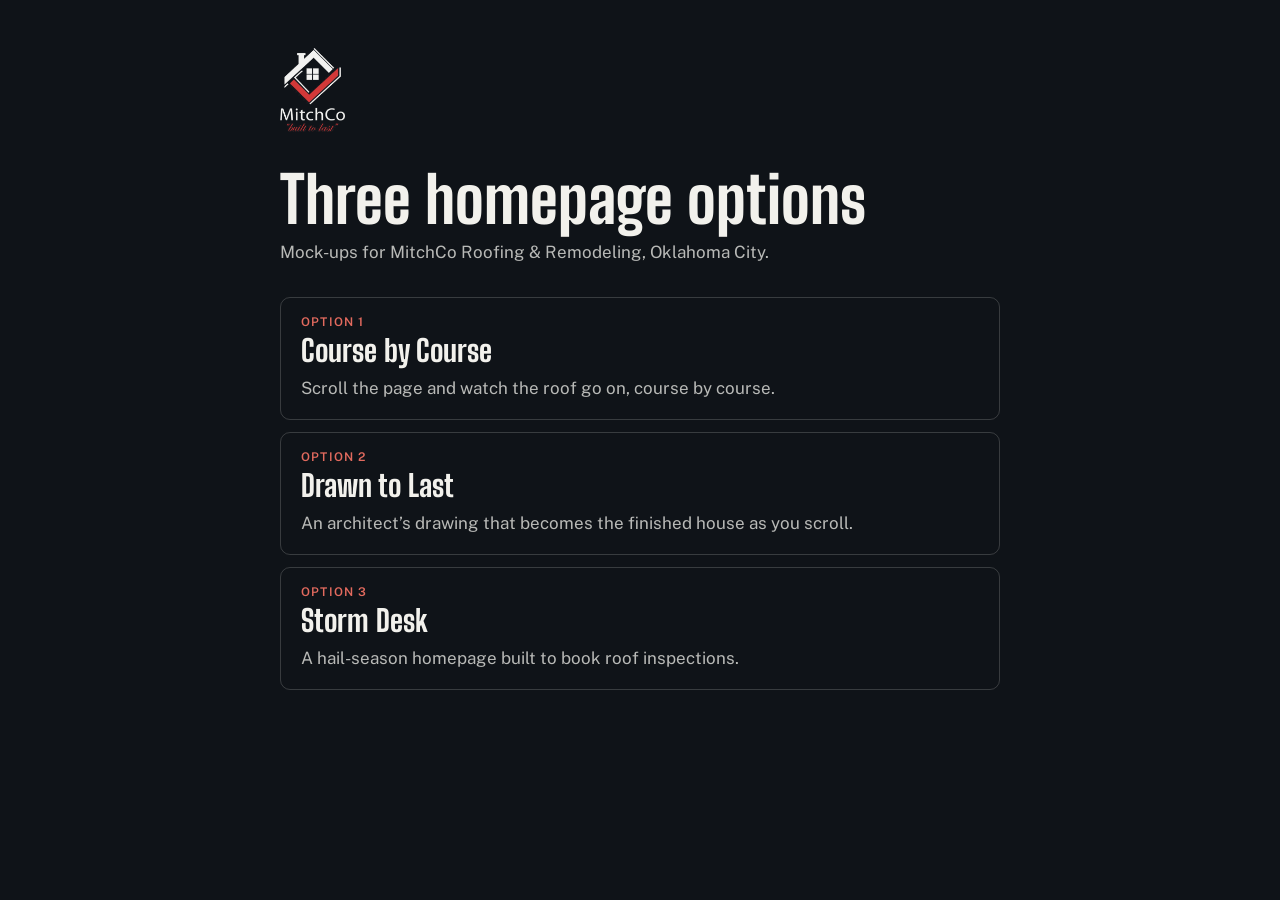
<file: index.html>
<!doctype html>
<html lang="en">
<head>
<meta charset="utf-8">
<meta name="viewport" content="width=device-width, initial-scale=1">
<meta name="robots" content="noindex, nofollow">
<title>MitchCo website mock-ups</title>
<meta property="og:title" content="MitchCo website mock-ups">
<meta property="og:image" content="https://stationonemain-source.github.io/mitchco/img/og-course-by-course.jpg">
<link rel="icon" href="img/logo-ink.png">
<link rel="stylesheet" href="https://fonts.googleapis.com/css2?family=Big+Shoulders+Display:wght@800&family=Public+Sans:wght@400;600&display=swap">
<style>
body { margin: 0; padding: 48px 20px; background: #0F1318; color: #F2F1EC; font: 400 17px/1.5 "Public Sans", system-ui, sans-serif; }
main { max-width: 720px; margin: auto; }
img { height: 84px; width: auto; }
h1 { font: 800 clamp(40px, 8vw, 64px)/1 "Big Shoulders Display", "Arial Narrow", sans-serif; margin: 28px 0 8px; }
ul { list-style: none; padding: 0; margin: 32px 0 0; display: grid; gap: 12px; }
li { border: 1px solid rgba(242, 241, 236, 0.18); border-radius: 10px; padding: 18px 20px; }
a { color: #F2F1EC; font: 800 30px/1.1 "Big Shoulders Display", "Arial Narrow", sans-serif; text-decoration: none; }
a span { display: block; font: 600 12px/1 "Public Sans", sans-serif; letter-spacing: 0.1em; text-transform: uppercase; color: #E26A5E; margin-bottom: 6px; }
a:hover { text-decoration: underline; }
p { margin: 6px 0 0; color: rgba(242, 241, 236, 0.75); }
</style>
</head>
<body>
<main>
  <img src="img/logo-white.png" alt="MitchCo, built to last">
  <h1>Three homepage options</h1>
  <p>Mock-ups for MitchCo Roofing &amp; Remodeling, Oklahoma City.</p>
  <ul><li><a href="course-by-course/"><span>Option 1</span>Course by Course</a><p>Scroll the page and watch the roof go on, course by course.</p></li><li><a href="drawn-to-last/"><span>Option 2</span>Drawn to Last</a><p>An architect’s drawing that becomes the finished house as you scroll.</p></li><li><a href="storm-desk/"><span>Option 3</span>Storm Desk</a><p>A hail-season homepage built to book roof inspections.</p></li></ul>
</main>
</body>
</html>
</file>
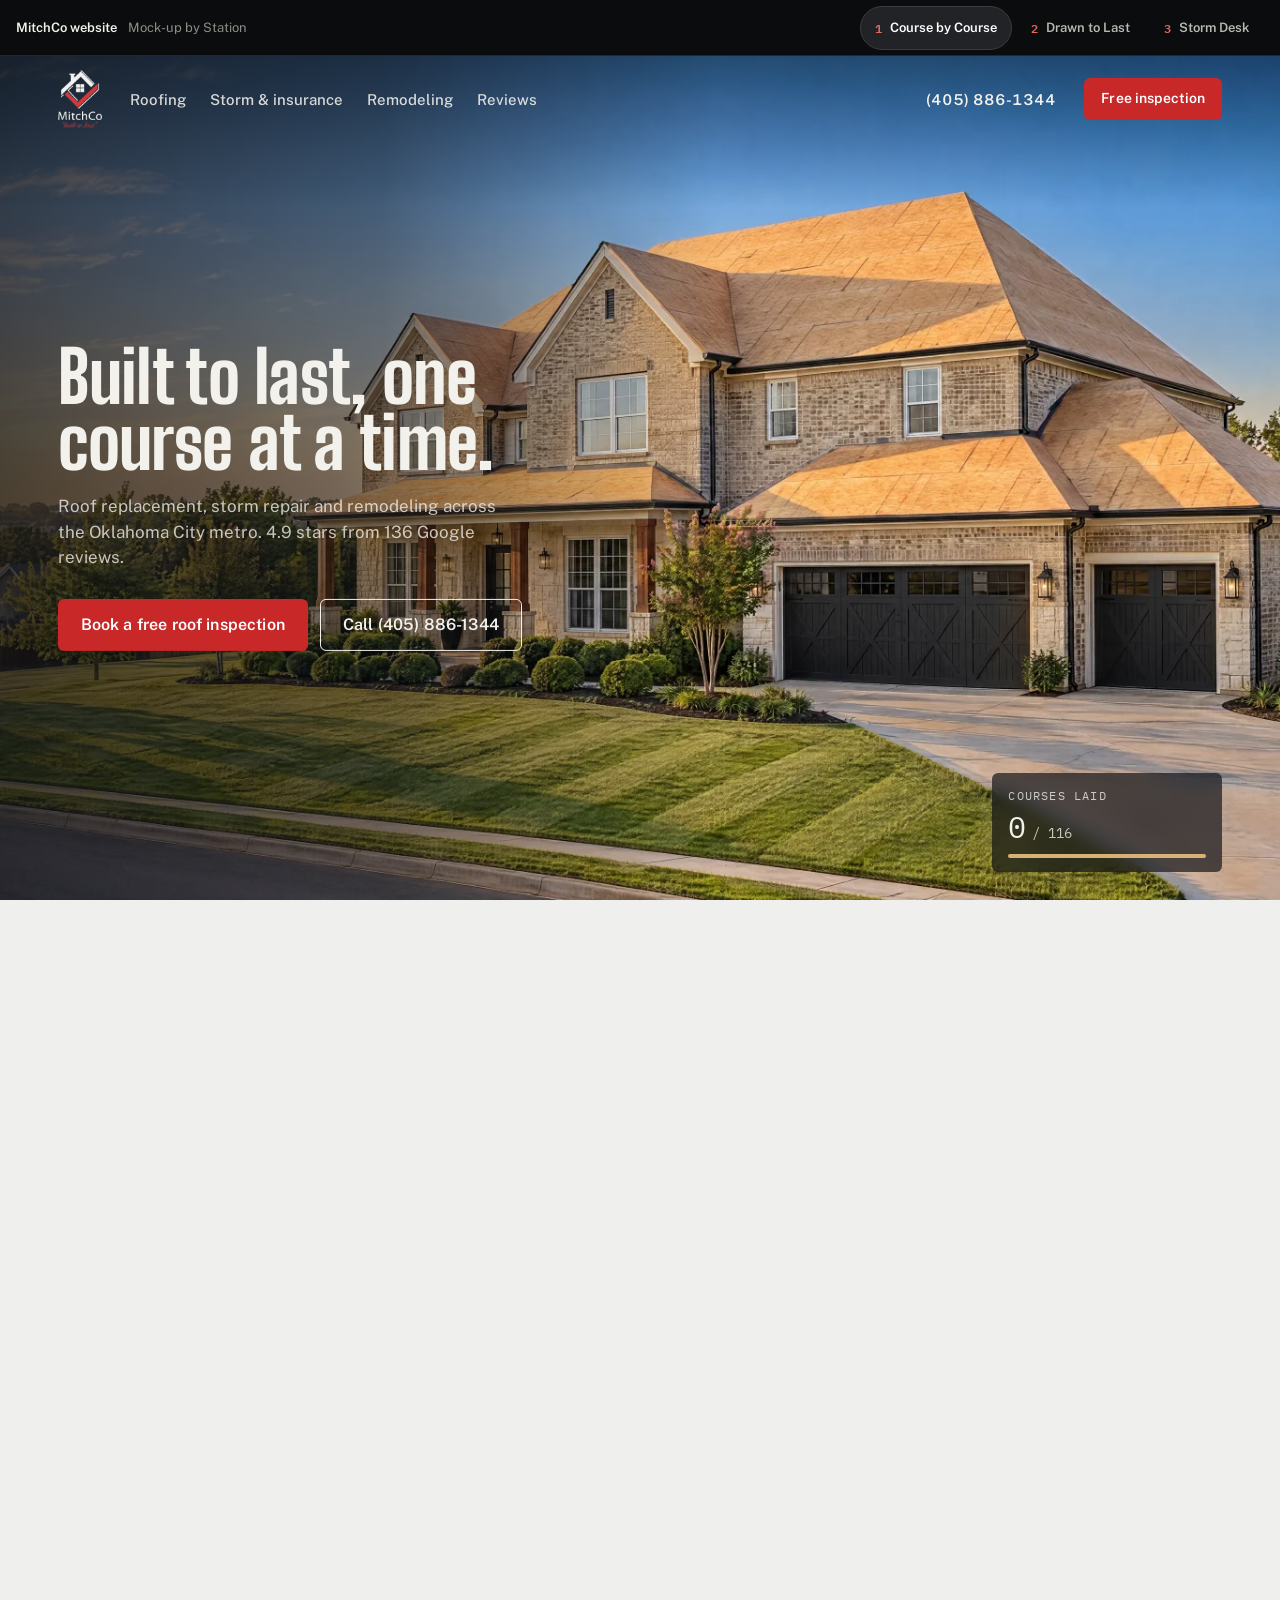
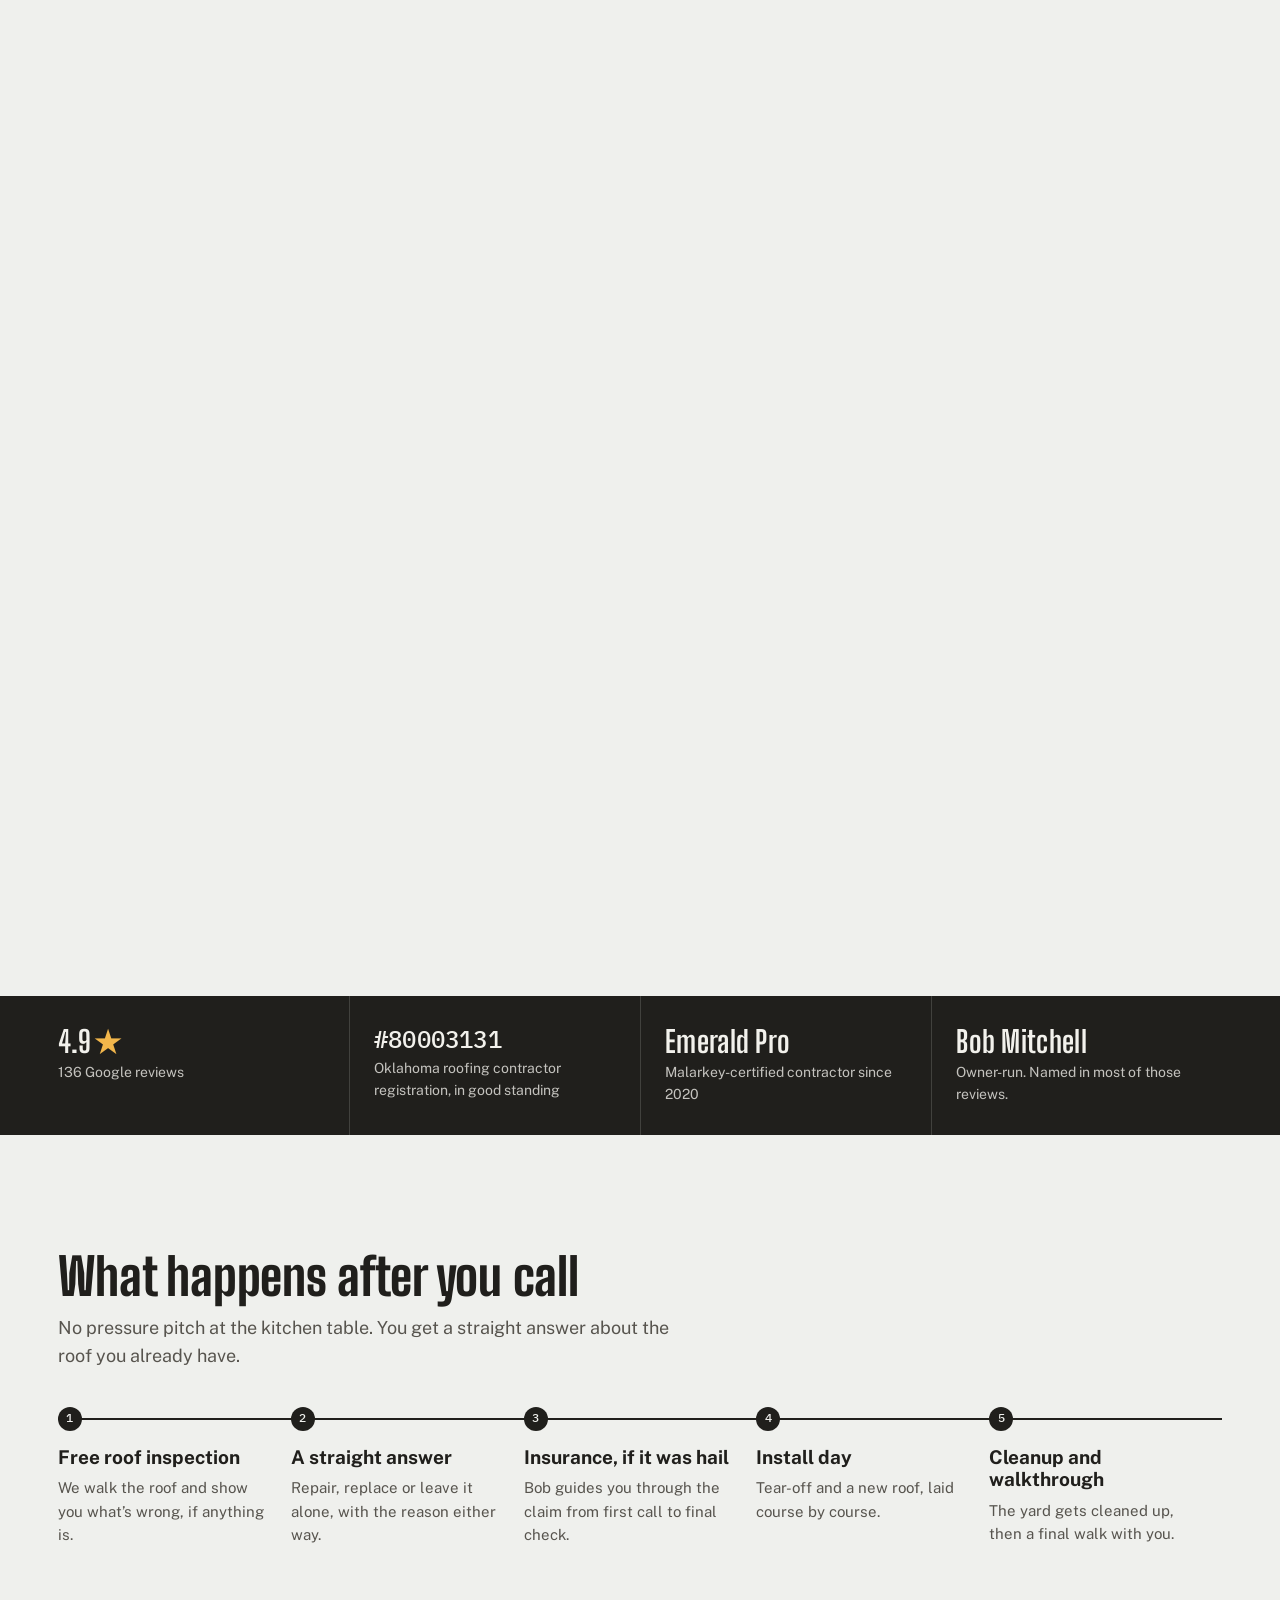
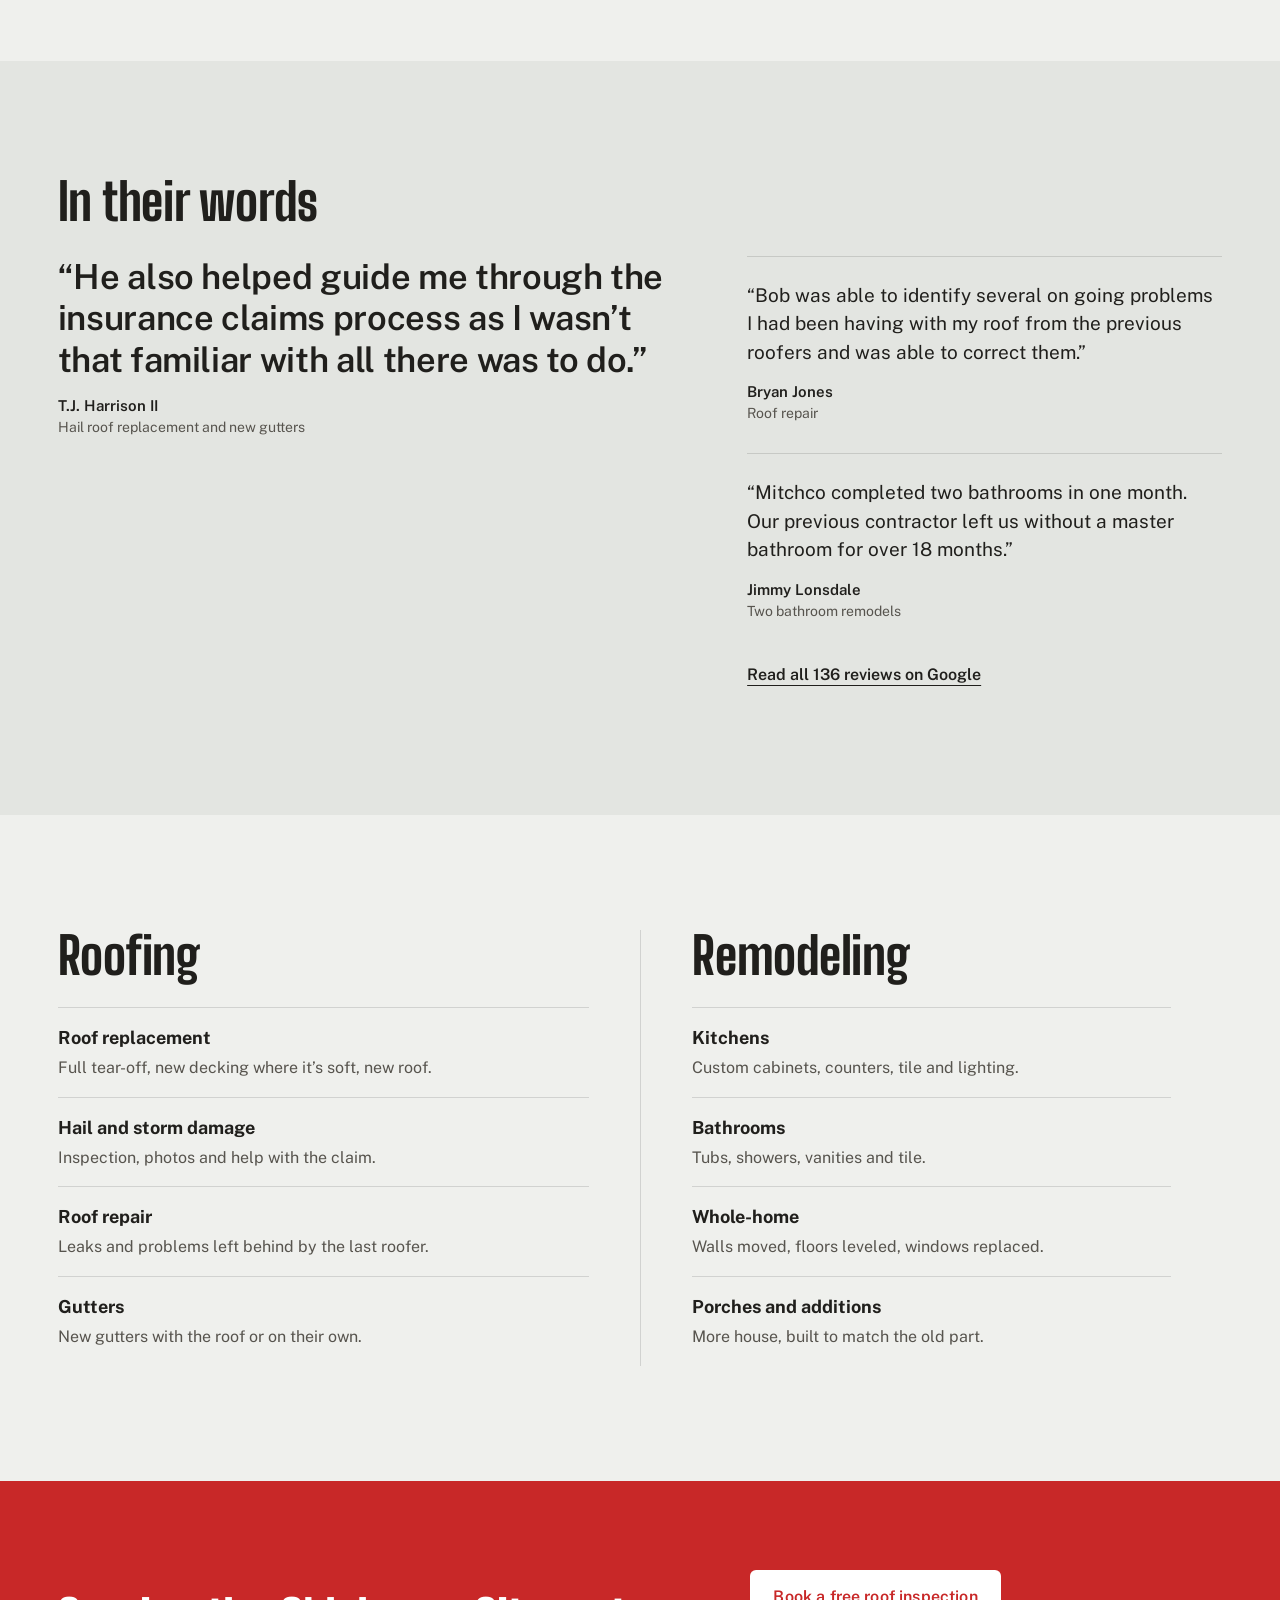
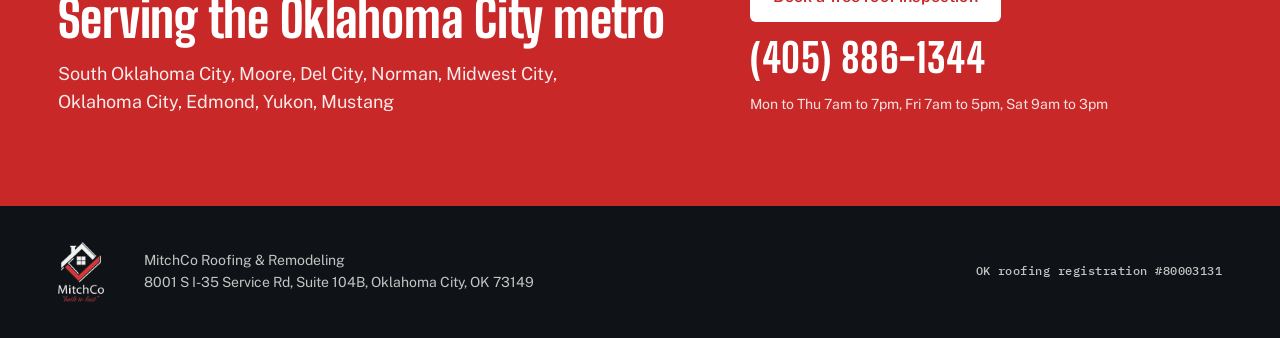
<file: course-by-course/index.html>
<!doctype html>
<html lang="en">
<head>
<meta charset="utf-8">
<meta name="viewport" content="width=device-width, initial-scale=1">
<meta name="robots" content="noindex, nofollow">
<title>MitchCo Option 1: Course by Course</title>
<meta name="description" content="Scroll the page and watch the roof go on, course by course.">
<meta property="og:title" content="MitchCo website, option 1: Course by Course">
<meta property="og:description" content="Scroll the page and watch the roof go on, course by course.">
<meta property="og:image" content="https://stationonemain-source.github.io/mitchco/img/og-course-by-course.jpg">
<meta property="og:url" content="https://stationonemain-source.github.io/mitchco/course-by-course/">
<meta name="twitter:card" content="summary_large_image">
<link rel="icon" href="../img/logo-ink.png">
<link rel="preconnect" href="https://fonts.googleapis.com">
<link rel="preconnect" href="https://fonts.gstatic.com" crossorigin>
<link rel="stylesheet" href="https://fonts.googleapis.com/css2?family=Big+Shoulders+Display:wght@600;700;800&family=IBM+Plex+Mono:wght@500&family=Public+Sans:wght@400;500;600;700&display=swap">
<link rel="stylesheet" href="../css/mock.css?v=7">
</head>
<body>
<header class="review-bar">
  <span class="review-name">MitchCo website <span class="review-sub">Mock-up by Station</span></span>
  <nav class="review-tabs" aria-label="Options"><a class="review-tab" href="../course-by-course/" aria-current="page"><span class="tab-n">1</span>Course by Course</a><a class="review-tab" href="../drawn-to-last/"><span class="tab-n">2</span>Drawn to Last</a><a class="review-tab" href="../storm-desk/"><span class="tab-n">3</span>Storm Desk</a></nav>
</header>
<!-- ============================================================
     1. COURSE BY COURSE : scroll installs the roof
     ============================================================ -->
<main id="c1" class="concept c1" data-concept aria-labelledby="tab-c1">
  <div class="site-nav on-dark">
    <a class="brand" href="./"><img src="../img/logo-white.png" alt="MitchCo, built to last" width="37" height="48"></a>
    <ul class="nav-links">
      <li><a href="#c1-services">Roofing</a></li>
      <li><a href="#c1-process">Storm &amp; insurance</a></li>
      <li><a href="#c1-services">Remodeling</a></li>
      <li><a href="#c1-reviews">Reviews</a></li>
    </ul>
    <a class="nav-phone" href="tel:+14058861344">(405) 886-1344</a>
    <a class="btn btn-red btn-sm" href="#c1-book">Free inspection</a>
  </div>

  <section id="c1-film" class="film">
    <div class="film-stage">
      <div class="film-view">
        <div class="plate-box" data-fx="0.66" data-fy="0.45">
          <img class="plate-poster" src="../img/deck-1600.webp" alt="" width="1600" height="900">
          <canvas id="c1-canvas" aria-label="A brick two-storey house whose bare wood roof is shingled as you scroll" role="img"></canvas>
          <svg class="plate-marks" viewBox="0 0 3840 2160" aria-hidden="true">
            <g class="plate-mark" data-step="1" transform="translate(1660 1150)">
              <circle r="30"/><circle r="7" class="dot"/>
              <path d="M30 -30 L120 -120 H360"/><text x="132" y="-138">EAVE, LOWER ROOFS FIRST</text>
            </g>
            <g class="plate-mark" data-step="2" transform="translate(2560 610)">
              <circle r="30"/><circle r="7" class="dot"/>
              <path d="M-30 -30 L-120 -120 H-470"/><text x="-470" y="-138">COURSES OVERLAP UPSLOPE</text>
            </g>
            <g class="plate-mark" data-step="3" transform="translate(2835 352)">
              <circle r="30"/><circle r="7" class="dot"/>
              <path d="M34 0 H300"/><text x="318" y="13">HIP AND RIDGE CAPPED</text>
            </g>
          </svg>
        </div>
      </div>
      <div class="film-scrim"></div>

      <div class="film-copy">
        <article class="film-step is-on">
          <h1>Built to last, one course at a time.</h1>
          <p class="lede">Roof replacement, storm repair and remodeling across the Oklahoma City metro. 4.9 stars from 136 Google reviews.</p>
          <div class="cta-row">
            <a class="btn btn-red" href="#c1-book"><span class="lbl-long">Book a free roof inspection</span><span class="lbl-short">Free inspection</span></a>
            <a class="btn btn-ghost" href="tel:+14058861344"><span class="lbl-long">Call (405) 886-1344</span><span class="lbl-short">Call Bob</span></a>
          </div>
        </article>
        <article class="film-step">
          <h2>It starts at the eave.</h2>
          <p class="lede">Lower roofs first. Every course overlaps the one below it, so water runs off the roof and never under it.</p>
        </article>
        <article class="film-step">
          <h2>Up the slope to the ridge.</h2>
          <p class="lede">Valleys and hips cut clean. Bob Mitchell is on site before the crew starts, so the work is laid out right the first time.</p>
        </article>
        <article class="film-step film-step-book" id="c1-book">
          <h2>Want yours done like this?</h2>
          <p class="quote">&ldquo;You wouldn&rsquo;t have known they were even there if not for the fantastic new roof.&rdquo; <span>Kimberly M., Google review</span></p>
          <form class="quick-form mock-form">
            <div class="field"><label for="c1-name">Name</label><input id="c1-name" name="name" autocomplete="name" value="Dana Whitfield"></div>
            <div class="field"><label for="c1-phone">Mobile</label><input id="c1-phone" name="phone" type="tel" autocomplete="tel" inputmode="tel" value="(405) 555-0148"></div>
            <div class="field field-wide"><label for="c1-addr">Street address</label><input id="c1-addr" name="address" autocomplete="street-address" value="1412 SW 119th St, Oklahoma City"></div>
            <button class="btn btn-red field-wide" type="submit">Book my free inspection</button>
            <p class="form-note field-wide" aria-live="polite">Example entry. Bob&rsquo;s office texts back to set a time.</p>
          </form>
        </article>
      </div>

      <div class="film-hud" aria-hidden="true">
        <div class="hud-label">Courses laid</div>
        <div class="hud-count"><span id="c1-count">0</span><span class="hud-of">/ <span id="c1-total">0</span></span></div>
        <div class="hud-meter"><span id="c1-bar"></span></div>
      </div>
    </div>
  </section>

  <section class="ledger" aria-label="Credentials">
    <div class="wrap ledger-row">
      <div class="ledger-item"><strong>4.9<span aria-hidden="true">&#9733;</span></strong><span>136 Google reviews</span></div>
      <div class="ledger-item"><strong class="mono">#80003131</strong><span>Oklahoma roofing contractor registration, in good standing</span></div>
      <div class="ledger-item"><strong>Emerald Pro</strong><span>Malarkey-certified contractor since 2020</span></div>
      <div class="ledger-item"><strong>Bob Mitchell</strong><span>Owner-run. Named in most of those reviews.</span></div>
    </div>
  </section>

  <section id="c1-process" class="process wrap">
    <div class="section-head">
      <h2>What happens after you call</h2>
      <p>No pressure pitch at the kitchen table. You get a straight answer about the roof you already have.</p>
    </div>
    <ol class="steps">
      <li><span class="step-n mono">1</span><h3>Free roof inspection</h3><p>We walk the roof and show you what&rsquo;s wrong, if anything is.</p></li>
      <li><span class="step-n mono">2</span><h3>A straight answer</h3><p>Repair, replace or leave it alone, with the reason either way.</p></li>
      <li><span class="step-n mono">3</span><h3>Insurance, if it was hail</h3><p>Bob guides you through the claim from first call to final check.</p></li>
      <li><span class="step-n mono">4</span><h3>Install day</h3><p>Tear-off and a new roof, laid course by course.</p></li>
      <li><span class="step-n mono">5</span><h3>Cleanup and walkthrough</h3><p>The yard gets cleaned up, then a final walk with you.</p></li>
    </ol>
  </section>

  <section id="c1-reviews" class="reviews">
    <div class="wrap reviews-grid">
      <h2 class="reviews-title">In their words</h2>
      <figure class="review review-lead">
        <blockquote>&ldquo;He also helped guide me through the insurance claims process as I wasn&rsquo;t that familiar with all there was to do.&rdquo;</blockquote>
        <figcaption>T.J. Harrison II <span>Hail roof replacement and new gutters</span></figcaption>
      </figure>
      <figure class="review">
        <blockquote>&ldquo;Bob was able to identify several on going problems I had been having with my roof from the previous roofers and was able to correct them.&rdquo;</blockquote>
        <figcaption>Bryan Jones <span>Roof repair</span></figcaption>
      </figure>
      <figure class="review">
        <blockquote>&ldquo;Mitchco completed two bathrooms in one month. Our previous contractor left us without a master bathroom for over 18 months.&rdquo;</blockquote>
        <figcaption>Jimmy Lonsdale <span>Two bathroom remodels</span></figcaption>
      </figure>
      <a class="text-link reviews-more" href="#c1-reviews">Read all 136 reviews on Google</a>
    </div>
  </section>

  <section id="c1-services" class="services wrap">
    <div class="svc">
      <h2>Roofing</h2>
      <ul>
        <li><strong>Roof replacement</strong> Full tear-off, new decking where it&rsquo;s soft, new roof.</li>
        <li><strong>Hail and storm damage</strong> Inspection, photos and help with the claim.</li>
        <li><strong>Roof repair</strong> Leaks and problems left behind by the last roofer.</li>
        <li><strong>Gutters</strong> New gutters with the roof or on their own.</li>
      </ul>
    </div>
    <div class="svc">
      <h2>Remodeling</h2>
      <ul>
        <li><strong>Kitchens</strong> Custom cabinets, counters, tile and lighting.</li>
        <li><strong>Bathrooms</strong> Tubs, showers, vanities and tile.</li>
        <li><strong>Whole-home</strong> Walls moved, floors leveled, windows replaced.</li>
        <li><strong>Porches and additions</strong> More house, built to match the old part.</li>
      </ul>
    </div>
  </section>

  <section class="closer">
    <div class="wrap closer-grid">
      <div>
        <h2>Serving the Oklahoma City metro</h2>
        <p class="cities">South Oklahoma City, Moore, Del City, Norman, Midwest City, Oklahoma City, Edmond, Yukon, Mustang</p>
      </div>
      <div class="closer-card">
        <a class="btn btn-red" href="#c1-book">Book a free roof inspection</a>
        <a class="closer-phone" href="tel:+14058861344">(405) 886-1344</a>
        <p>Mon to Thu 7am to 7pm, Fri 7am to 5pm, Sat 9am to 3pm</p>
      </div>
    </div>
  </section>

  <footer class="site-foot on-dark">
    <div class="wrap foot-row">
      <img src="../img/logo-white.png" alt="MitchCo, built to last" width="46" height="60">
      <p>MitchCo Roofing &amp; Remodeling<br>8001 S I-35 Service Rd, Suite 104B, Oklahoma City, OK 73149</p>
      <p class="mono">OK roofing registration #80003131</p>
    </div>
  </footer>
</main>
<script src="../js/courses.js?v=7"></script>
<script src="../js/mock.js?v=7"></script>
</body>
</html>
</file>
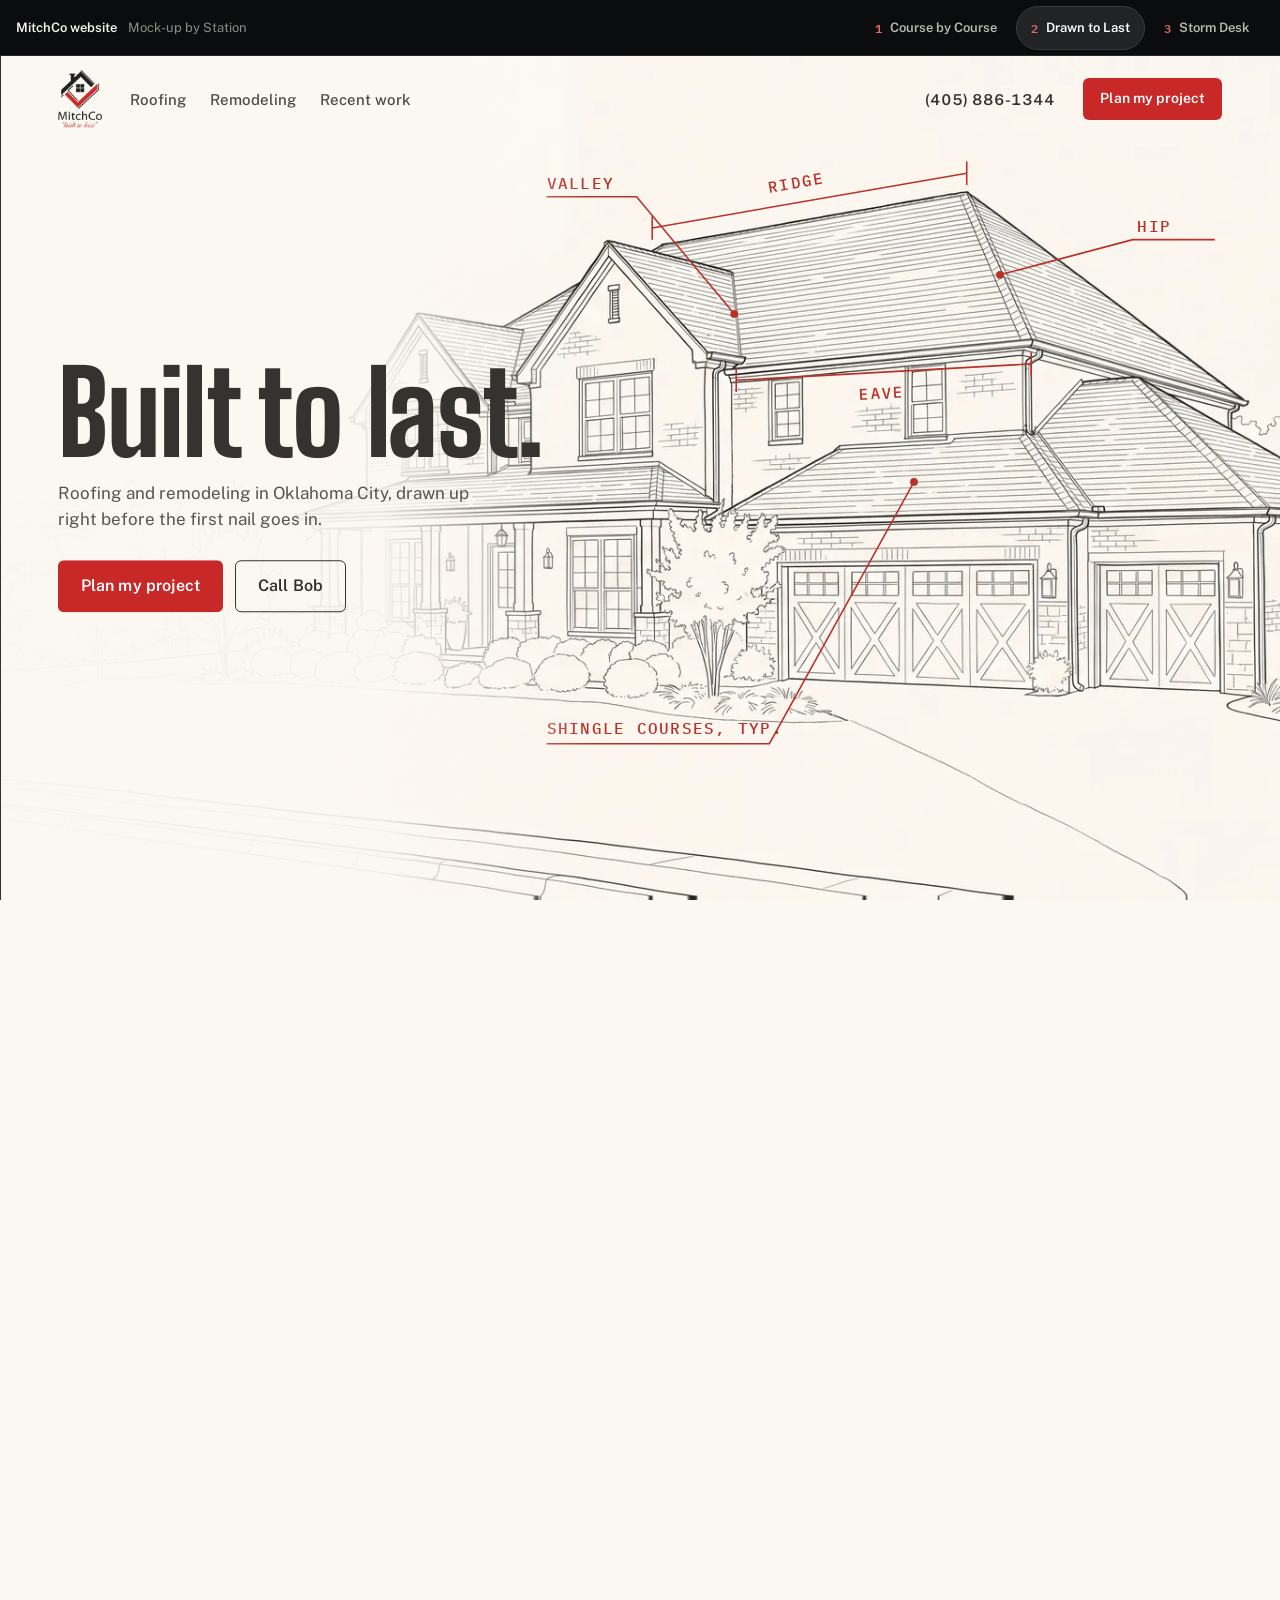
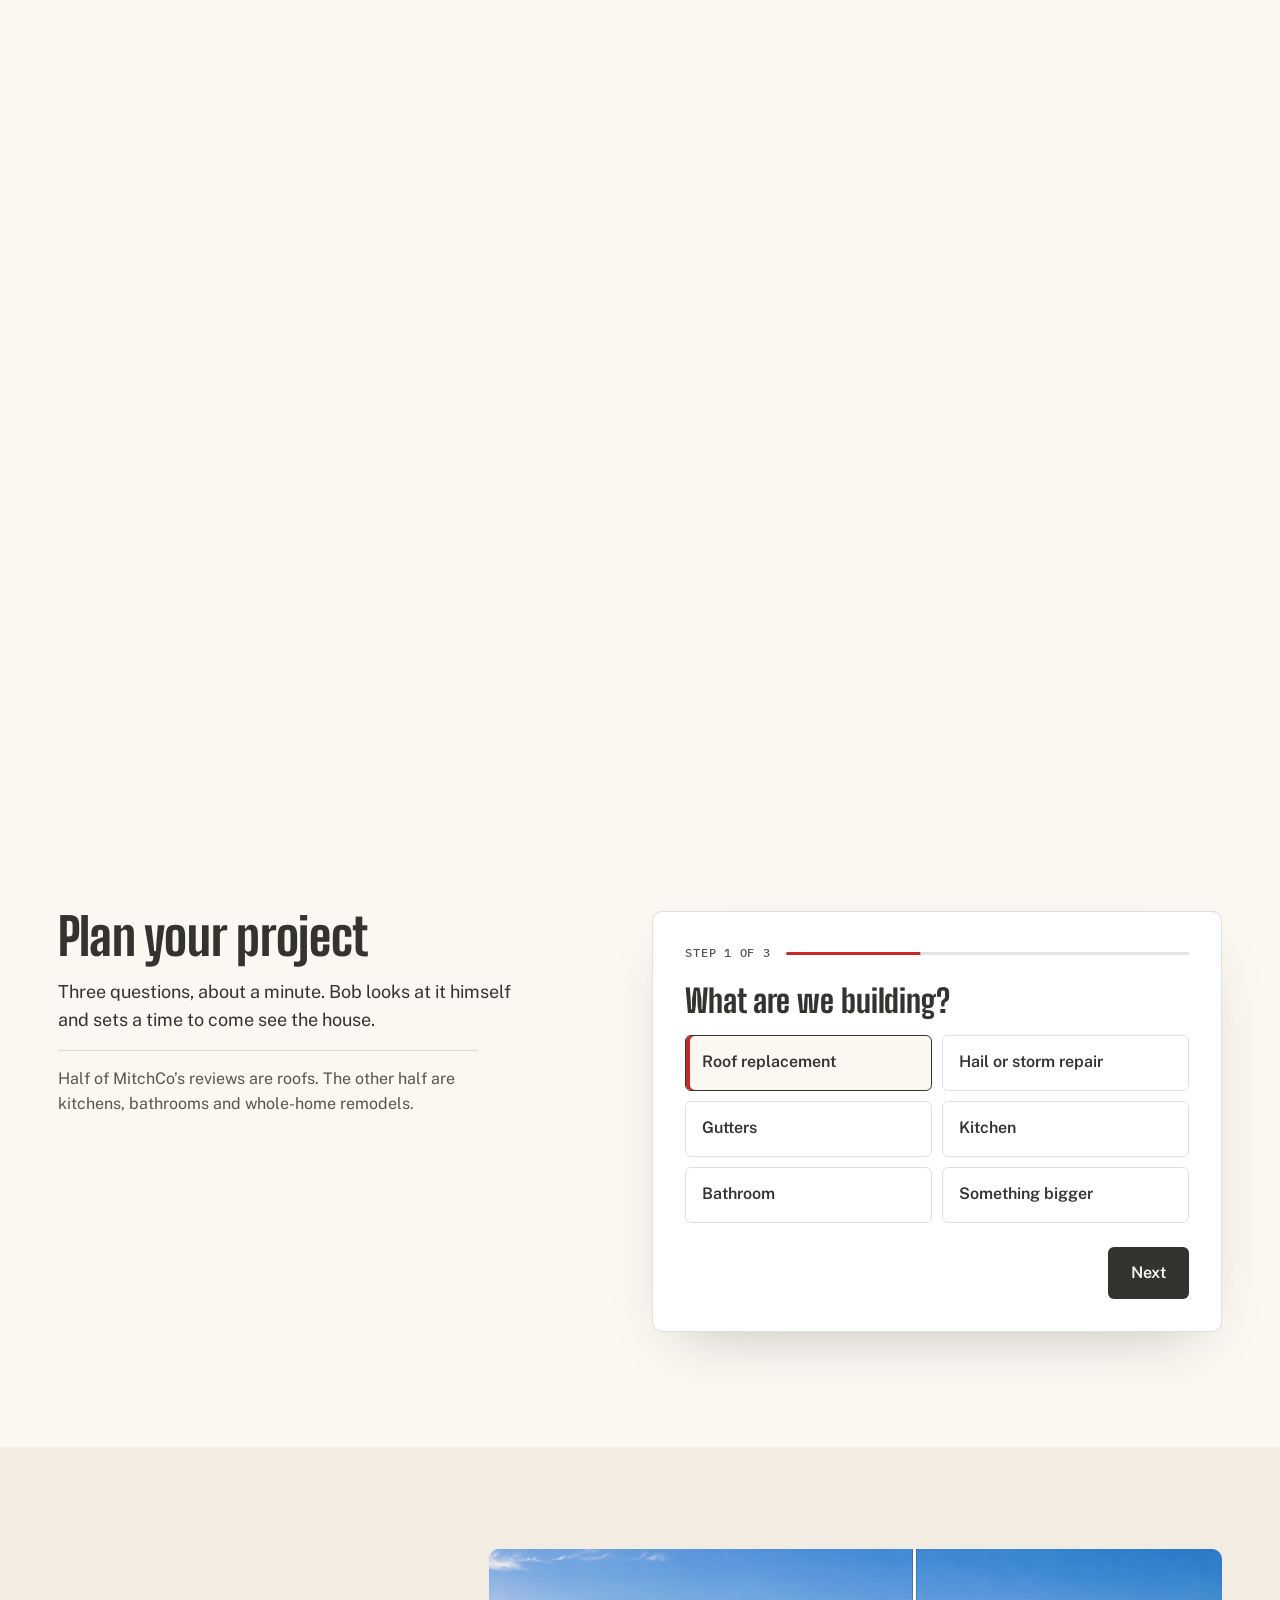
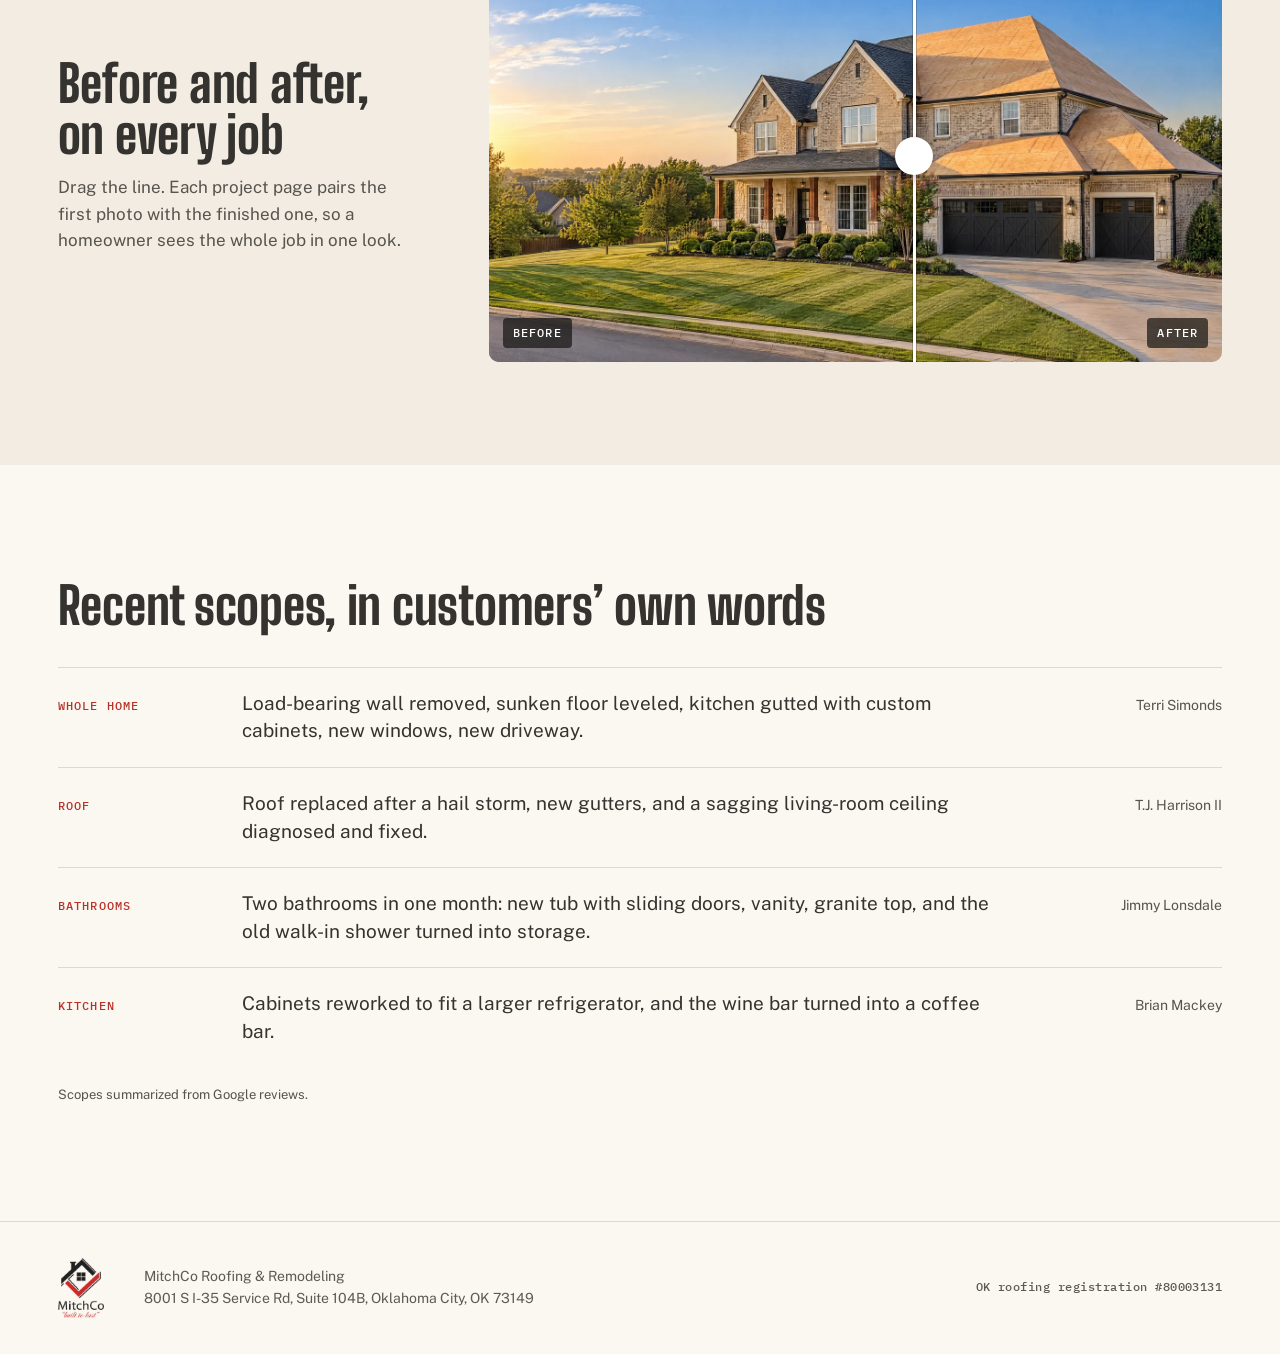
<file: drawn-to-last/index.html>
<!doctype html>
<html lang="en">
<head>
<meta charset="utf-8">
<meta name="viewport" content="width=device-width, initial-scale=1">
<meta name="robots" content="noindex, nofollow">
<title>MitchCo Option 2: Drawn to Last</title>
<meta name="description" content="An architect’s drawing that becomes the finished house as you scroll.">
<meta property="og:title" content="MitchCo website, option 2: Drawn to Last">
<meta property="og:description" content="An architect’s drawing that becomes the finished house as you scroll.">
<meta property="og:image" content="https://stationonemain-source.github.io/mitchco/img/og-drawn-to-last.jpg">
<meta property="og:url" content="https://stationonemain-source.github.io/mitchco/drawn-to-last/">
<meta name="twitter:card" content="summary_large_image">
<link rel="icon" href="../img/logo-ink.png">
<link rel="preconnect" href="https://fonts.googleapis.com">
<link rel="preconnect" href="https://fonts.gstatic.com" crossorigin>
<link rel="stylesheet" href="https://fonts.googleapis.com/css2?family=Big+Shoulders+Display:wght@600;700;800&family=IBM+Plex+Mono:wght@500&family=Public+Sans:wght@400;500;600;700&display=swap">
<link rel="stylesheet" href="../css/mock.css?v=7">
</head>
<body>
<header class="review-bar">
  <span class="review-name">MitchCo website <span class="review-sub">Mock-up by Station</span></span>
  <nav class="review-tabs" aria-label="Options"><a class="review-tab" href="../course-by-course/"><span class="tab-n">1</span>Course by Course</a><a class="review-tab" href="../drawn-to-last/" aria-current="page"><span class="tab-n">2</span>Drawn to Last</a><a class="review-tab" href="../storm-desk/"><span class="tab-n">3</span>Storm Desk</a></nav>
</header>
<!-- ============================================================
     2. DRAWN TO LAST : the drawing becomes the house
     ============================================================ -->
<main id="c2" class="concept c2" data-concept aria-labelledby="tab-c2">
  <div class="site-nav on-paper">
    <a class="brand" href="./"><img src="../img/logo-ink.png" alt="MitchCo, built to last" width="46" height="60"></a>
    <ul class="nav-links">
      <li><a href="#c2-plan">Roofing</a></li>
      <li><a href="#c2-plan">Remodeling</a></li>
      <li><a href="#c2-jobs">Recent work</a></li>
    </ul>
    <a class="nav-phone" href="tel:+14058861344">(405) 886-1344</a>
    <a class="btn btn-red btn-sm" href="#c2-plan">Plan my project</a>
  </div>

  <section id="c2-film" class="film film-short">
    <div class="film-stage">
      <div class="film-view">
        <div class="plate-box" data-fx="0.64" data-fy="0.5">
          <img src="../img/blueprint-1600.webp" srcset="../img/blueprint-1600.webp 1600w, ../img/blueprint-2560.webp 2560w" sizes="100vw" alt="An architect's ink drawing of a brick two-storey house" width="1600" height="900">
          <img id="c2-photo" class="wipe-photo" src="../img/house-1600.webp" srcset="../img/house-1600.webp 1600w, ../img/house-2560.webp 2560w" sizes="100vw" alt="The same house built, with a new charcoal shingle roof" width="1600" height="900">
          <svg id="c2-dims" class="dims" viewBox="0 0 3840 2160" aria-hidden="true">
            <g class="dim">
              <path d="M2245 830 L3000 788"/><path d="M2245 800 V860 M3000 758 V818"/>
              <text x="2560" y="880" transform="rotate(-3.2 2560 880)">EAVE</text>
            </g>
            <g class="dim">
              <path d="M2030 440 L2835 300"/><path d="M2030 410 V470 M2835 270 V330"/>
              <text x="2330" y="350" transform="rotate(-9.8 2330 350)">RIDGE</text>
            </g>
            <g class="note"><path d="M2920 560 L3260 470 H3470"/><circle cx="2920" cy="560" r="10"/><text x="3272" y="450">HIP</text></g>
            <g class="note"><path d="M2240 660 L1990 360 H1760"/><circle cx="2240" cy="660" r="10"/><text x="1760" y="340">VALLEY</text></g>
            <g class="note"><path d="M2700 1090 L2330 1760 H1760"/><circle cx="2700" cy="1090" r="10"/><text x="1760" y="1735">SHINGLE COURSES, TYP.</text></g>
            <g class="note"><path d="M3400 1195 L3470 1620 H3760"/><circle cx="3400" cy="1195" r="10"/><text x="3490" y="1597">GUTTER</text></g>
          </svg>
          <svg id="c2-dims-m" class="dims dims-m" viewBox="0 0 3840 2160" aria-hidden="true">
            <g class="dim">
              <path d="M2120 425 L2760 316"/><path d="M2120 395 V455 M2760 286 V346"/>
              <text x="2330" y="352" transform="rotate(-9.7 2330 352)">RIDGE</text>
            </g>
            <g class="note"><path d="M2238 660 L2040 400 H1830"/><circle cx="2238" cy="660" r="12"/><text x="1830" y="378">VALLEY</text></g>
            <g class="dim">
              <path d="M2270 830 L2790 801"/><path d="M2270 800 V860 M2790 771 V831"/>
              <text x="2470" y="900" transform="rotate(-3.2 2470 900)">EAVE</text>
            </g>
          </svg>
          <div id="c2-edge" class="wipe-edge" aria-hidden="true"></div>
        </div>
      </div>
      <div class="paper-scrim"></div>
      <div class="wipe-scrim"></div>
      <div class="film-copy">
        <article id="c2-copy-a" class="film-step is-on">
          <h1 class="display-xl">Built to last.</h1>
          <p class="lede">Roofing and remodeling in Oklahoma City, drawn up right before the first nail goes in.</p>
          <div class="cta-row">
            <a class="btn btn-red" href="#c2-plan">Plan my project</a>
            <a class="btn btn-ghost" href="tel:+14058861344">Call Bob</a>
          </div>
        </article>
        <article id="c2-copy-b" class="film-step">
          <h2>Then built exactly like the drawing.</h2>
          <p class="lede">One owner from the estimate to the walkthrough. 4.9 stars from 136 Google reviews.</p>
          <div class="cta-row"><a class="btn btn-red" href="#c2-plan">Plan my project</a></div>
        </article>
      </div>
    </div>
  </section>

  <section id="c2-plan" class="plan wrap">
    <div class="plan-copy">
      <h2>Plan your project</h2>
      <p>Three questions, about a minute. Bob looks at it himself and sets a time to come see the house.</p>
      <p class="plan-aside">Half of MitchCo&rsquo;s reviews are roofs. The other half are kitchens, bathrooms and whole-home remodels.</p>
    </div>
    <form class="planner" aria-label="Project planner">
      <div class="planner-top">
        <span class="planner-count mono">Step 1 of 3</span>
        <span class="planner-meter"><span></span></span>
      </div>
      <fieldset class="planner-step">
        <legend>What are we building?</legend>
        <div class="chips">
          <label class="chip"><input type="radio" name="kind" id="k-roof" value="roof" checked><span>Roof replacement</span></label>
          <label class="chip"><input type="radio" name="kind" id="k-hail" value="hail"><span>Hail or storm repair</span></label>
          <label class="chip"><input type="radio" name="kind" id="k-gutter" value="gutters"><span>Gutters</span></label>
          <label class="chip"><input type="radio" name="kind" id="k-kitchen" value="kitchen"><span>Kitchen</span></label>
          <label class="chip"><input type="radio" name="kind" id="k-bath" value="bath"><span>Bathroom</span></label>
          <label class="chip"><input type="radio" name="kind" id="k-big" value="bigger"><span>Something bigger</span></label>
        </div>
        <div class="planner-nav"><button class="btn btn-ink" type="button" data-next>Next</button></div>
      </fieldset>
      <fieldset class="planner-step" hidden>
        <legend>When do you want it done?</legend>
        <div class="chips chips-stack">
          <label class="chip"><input type="radio" name="when" id="w-now" value="now" checked><span>As soon as possible</span></label>
          <label class="chip"><input type="radio" name="when" id="w-months" value="months"><span>In the next few months</span></label>
          <label class="chip"><input type="radio" name="when" id="w-price" value="price"><span>Just getting a price</span></label>
        </div>
        <div class="planner-nav"><button class="btn btn-quiet" type="button" data-back>Back</button><button class="btn btn-ink" type="button" data-next>Next</button></div>
      </fieldset>
      <fieldset class="planner-step" hidden>
        <legend>Where should Bob come look?</legend>
        <div class="field"><label for="c2-name">Name</label><input id="c2-name" name="name" autocomplete="name"></div>
        <div class="field"><label for="c2-phone">Mobile</label><input id="c2-phone" name="phone" type="tel" inputmode="tel" autocomplete="tel"></div>
        <div class="field"><label for="c2-addr">Street address</label><input id="c2-addr" name="address" autocomplete="street-address"></div>
        <div class="planner-nav"><button class="btn btn-quiet" type="button" data-back>Back</button><button class="btn btn-red" type="submit">Send to Bob</button></div>
      </fieldset>
      <div class="planner-done" hidden>
        <h3>Mock-up only. Nothing was sent.</h3>
        <p>On the live site this lands in Bob&rsquo;s booking calendar with the project type and timing already filled in.</p>
      </div>
    </form>
  </section>

  <section class="compare-section">
    <div class="wrap compare-wrap">
      <div class="compare-copy">
        <h2>Before and after, on every job</h2>
        <p>Drag the line. Each project page pairs the first photo with the finished one, so a homeowner sees the whole job in one look.</p>
      </div>
      <div class="compare">
        <img src="../img/deck-1600.webp" alt="Before: bare wood decking" width="1600" height="900">
        <img class="compare-top" src="../img/house-1600.webp" alt="After: finished shingle roof" width="1600" height="900">
        <span class="compare-handle" aria-hidden="true"></span>
        <span class="compare-tag tag-before mono" aria-hidden="true">Before</span>
        <span class="compare-tag tag-after mono" aria-hidden="true">After</span>
        <label class="sr-only" for="c2-compare">Compare before and after</label>
        <input id="c2-compare" type="range" min="0" max="100" value="58">
      </div>
    </div>
  </section>

  <section id="c2-jobs" class="jobs wrap">
    <h2>Recent scopes, in customers&rsquo; own words</h2>
    <ul class="job-list">
      <li>
        <span class="job-kind mono">Whole home</span>
        <p>Load-bearing wall removed, sunken floor leveled, kitchen gutted with custom cabinets, new windows, new driveway.</p>
        <span class="job-who">Terri Simonds</span>
      </li>
      <li>
        <span class="job-kind mono">Roof</span>
        <p>Roof replaced after a hail storm, new gutters, and a sagging living-room ceiling diagnosed and fixed.</p>
        <span class="job-who">T.J. Harrison II</span>
      </li>
      <li>
        <span class="job-kind mono">Bathrooms</span>
        <p>Two bathrooms in one month: new tub with sliding doors, vanity, granite top, and the old walk-in shower turned into storage.</p>
        <span class="job-who">Jimmy Lonsdale</span>
      </li>
      <li>
        <span class="job-kind mono">Kitchen</span>
        <p>Cabinets reworked to fit a larger refrigerator, and the wine bar turned into a coffee bar.</p>
        <span class="job-who">Brian Mackey</span>
      </li>
    </ul>
    <p class="jobs-source">Scopes summarized from Google reviews.</p>
  </section>

  <footer class="site-foot on-paper">
    <div class="wrap foot-row">
      <img src="../img/logo-ink.png" alt="MitchCo, built to last" width="46" height="60">
      <p>MitchCo Roofing &amp; Remodeling<br>8001 S I-35 Service Rd, Suite 104B, Oklahoma City, OK 73149</p>
      <p class="mono">OK roofing registration #80003131</p>
    </div>
  </footer>
</main>
<script src="../js/courses.js?v=7"></script>
<script src="../js/mock.js?v=7"></script>
</body>
</html>
</file>
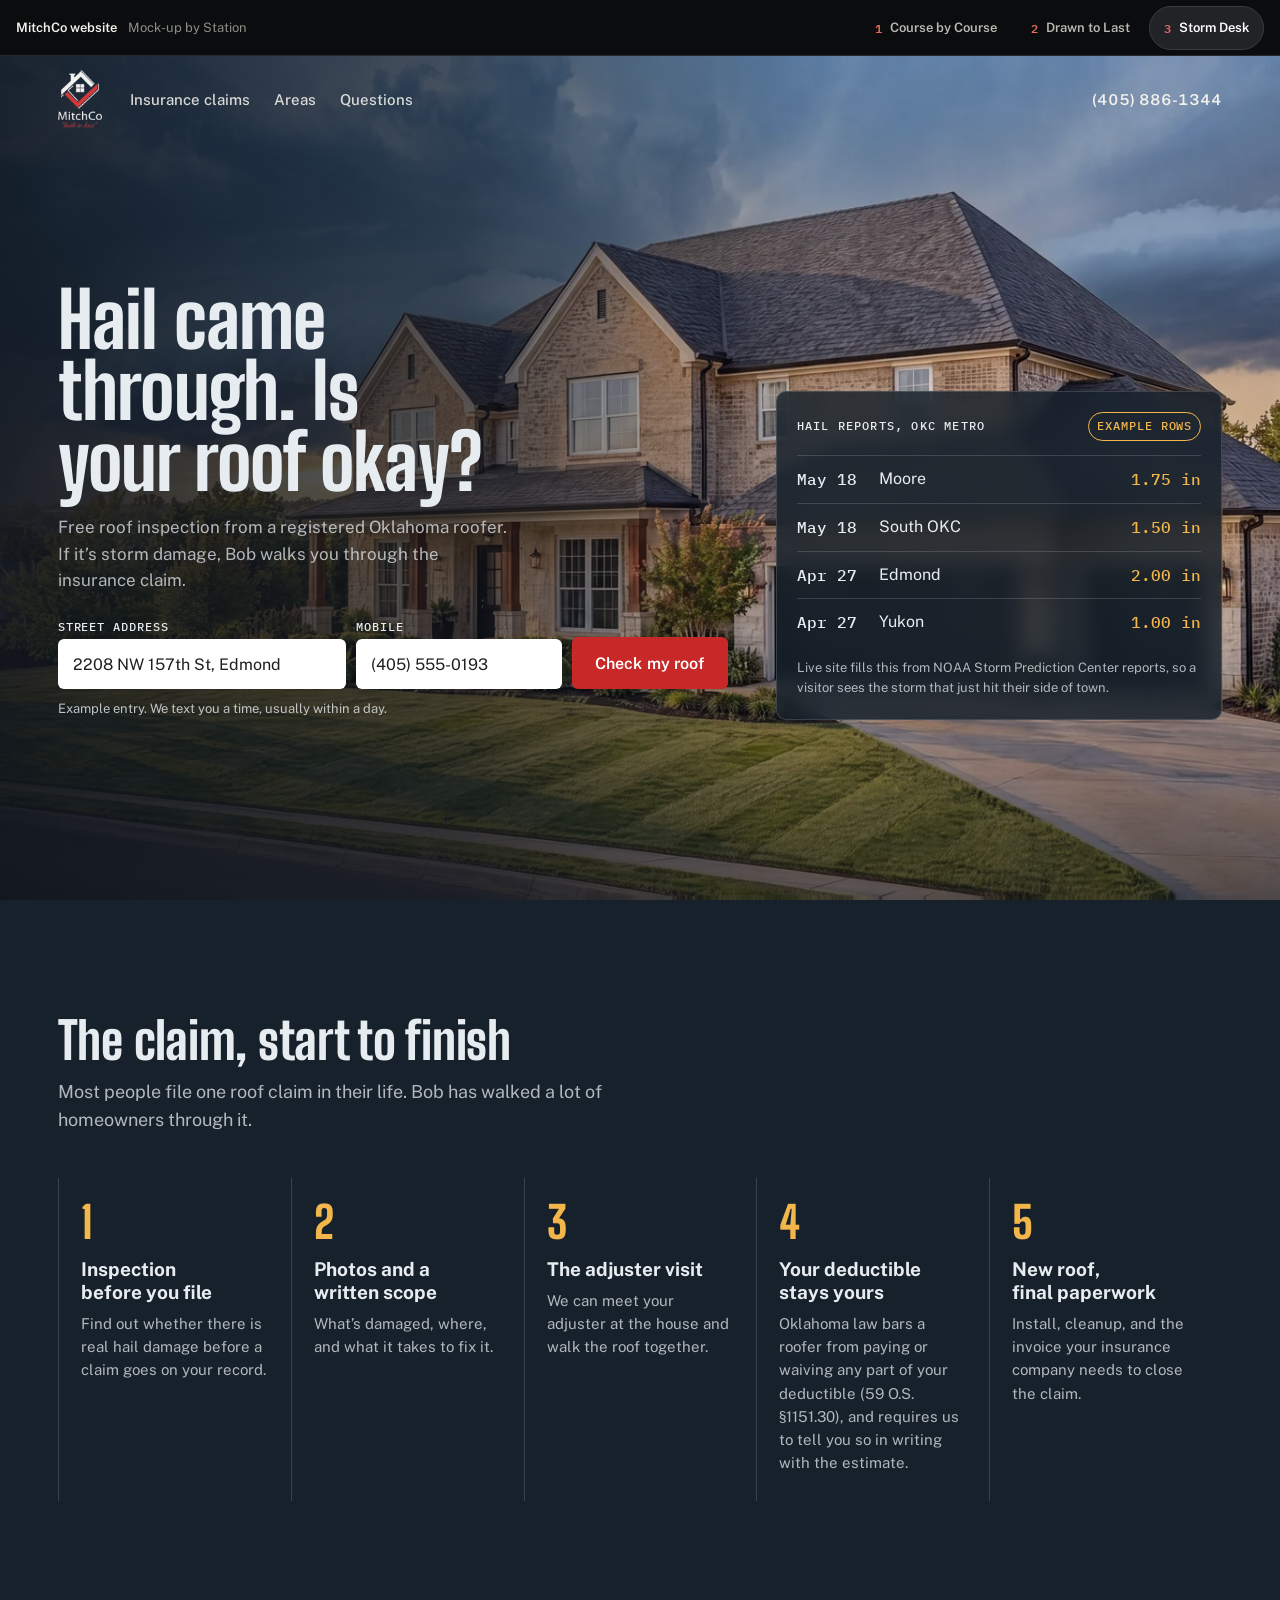
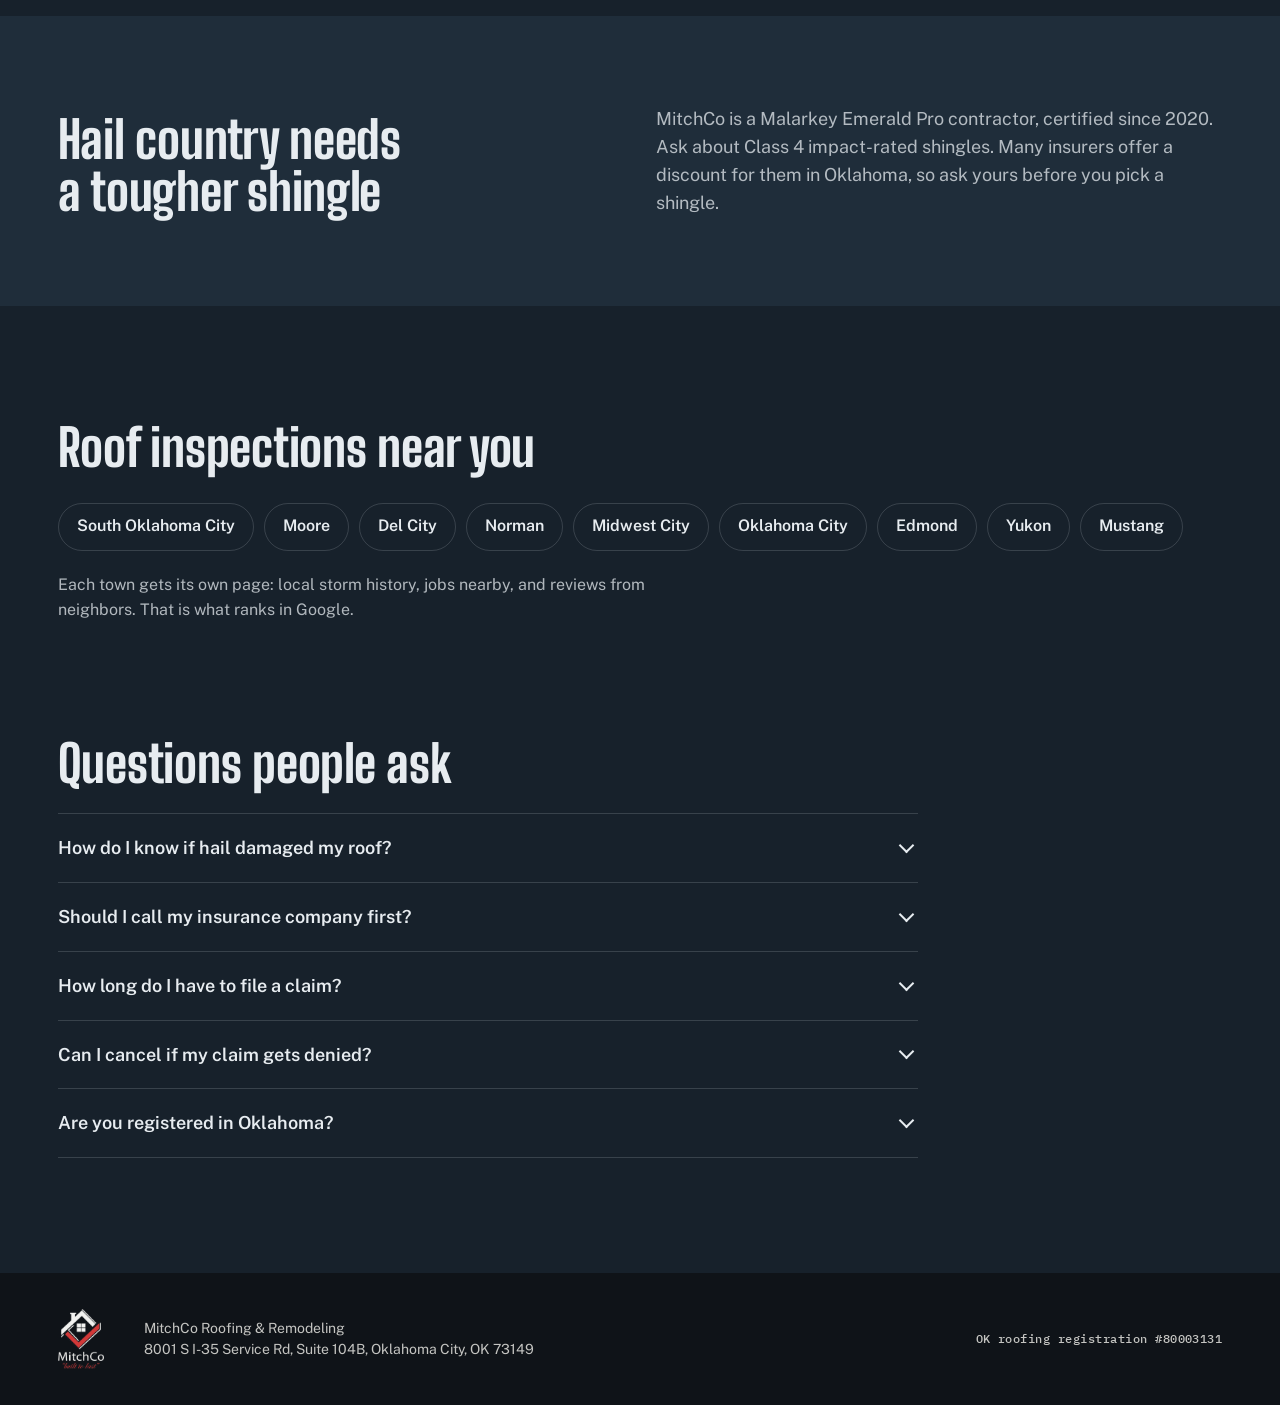
<file: storm-desk/index.html>
<!doctype html>
<html lang="en">
<head>
<meta charset="utf-8">
<meta name="viewport" content="width=device-width, initial-scale=1">
<meta name="robots" content="noindex, nofollow">
<title>MitchCo Option 3: Storm Desk</title>
<meta name="description" content="A hail-season homepage built to book roof inspections.">
<meta property="og:title" content="MitchCo website, option 3: Storm Desk">
<meta property="og:description" content="A hail-season homepage built to book roof inspections.">
<meta property="og:image" content="https://stationonemain-source.github.io/mitchco/img/og-storm-desk.jpg">
<meta property="og:url" content="https://stationonemain-source.github.io/mitchco/storm-desk/">
<meta name="twitter:card" content="summary_large_image">
<link rel="icon" href="../img/logo-ink.png">
<link rel="preconnect" href="https://fonts.googleapis.com">
<link rel="preconnect" href="https://fonts.gstatic.com" crossorigin>
<link rel="stylesheet" href="https://fonts.googleapis.com/css2?family=Big+Shoulders+Display:wght@600;700;800&family=IBM+Plex+Mono:wght@500&family=Public+Sans:wght@400;500;600;700&display=swap">
<link rel="stylesheet" href="../css/mock.css?v=7">
</head>
<body>
<header class="review-bar">
  <span class="review-name">MitchCo website <span class="review-sub">Mock-up by Station</span></span>
  <nav class="review-tabs" aria-label="Options"><a class="review-tab" href="../course-by-course/"><span class="tab-n">1</span>Course by Course</a><a class="review-tab" href="../drawn-to-last/"><span class="tab-n">2</span>Drawn to Last</a><a class="review-tab" href="../storm-desk/" aria-current="page"><span class="tab-n">3</span>Storm Desk</a></nav>
</header>
<!-- ============================================================
     3. STORM DESK : hail season conversion page
     ============================================================ -->
<main id="c3" class="concept c3" data-concept aria-labelledby="tab-c3">
  <div class="site-nav on-dark">
    <a class="brand" href="./"><img src="../img/logo-white.png" alt="MitchCo, built to last" width="37" height="48"></a>
    <ul class="nav-links">
      <li><a href="#c3-claim">Insurance claims</a></li>
      <li><a href="#c3-areas">Areas</a></li>
      <li><a href="#c3-faq">Questions</a></li>
    </ul>
    <a class="nav-phone" href="tel:+14058861344">(405) 886-1344</a>
  </div>

  <section id="c3-hero" class="storm-hero">
    <div class="storm-view">
      <div class="plate-box" data-fx="0.7" data-fy="0.4">
        <img src="../img/house-1600.webp" srcset="../img/house-1600.webp 1600w, ../img/house-2560.webp 2560w" sizes="100vw" alt="" width="1600" height="900">
        <img id="c3-storm" src="../img/storm-1600.webp" srcset="../img/storm-1600.webp 1600w, ../img/storm-2560.webp 2560w" sizes="100vw" alt="A supercell storm building behind a brick house" width="1600" height="900">
      </div>
    </div>
    <div class="storm-scrim"></div>
    <div class="wrap storm-grid">
      <div class="storm-copy">
        <h1>Hail came through. Is your roof okay?</h1>
        <p class="lede">Free roof inspection from a registered Oklahoma roofer. If it&rsquo;s storm damage, Bob walks you through the insurance claim.</p>
        <form class="storm-form mock-form">
          <div class="field"><label for="c3-addr">Street address</label><input id="c3-addr" name="address" autocomplete="street-address" value="2208 NW 157th St, Edmond"></div>
          <div class="field"><label for="c3-phone">Mobile</label><input id="c3-phone" name="phone" type="tel" inputmode="tel" autocomplete="tel" value="(405) 555-0193"></div>
          <button class="btn btn-red" type="submit">Check my roof</button>
          <p class="form-note" aria-live="polite">Example entry. We text you a time, usually within a day.</p>
        </form>
      </div>
      <aside class="storm-log" aria-label="Storm reports">
        <div class="log-head">
          <h2 class="mono">Hail reports, OKC metro</h2>
          <span class="log-flag mono">Example rows</span>
        </div>
        <ol class="log-rows">
          <li><span class="mono">May 18</span><span>Moore</span><span class="mono">1.75 in</span></li>
          <li><span class="mono">May 18</span><span>South OKC</span><span class="mono">1.50 in</span></li>
          <li><span class="mono">Apr 27</span><span>Edmond</span><span class="mono">2.00 in</span></li>
          <li><span class="mono">Apr 27</span><span>Yukon</span><span class="mono">1.00 in</span></li>
        </ol>
        <p class="log-foot">Live site fills this from NOAA Storm Prediction Center reports, so a visitor sees the storm that just hit their side of town.</p>
      </aside>
    </div>
  </section>

  <section id="c3-claim" class="claim wrap">
    <div class="section-head">
      <h2>The claim, start to finish</h2>
      <p>Most people file one roof claim in their life. Bob has walked a lot of homeowners through it.</p>
    </div>
    <ol class="claim-steps">
      <li><h3>Inspection before you file</h3><p>Find out whether there is real hail damage before a claim goes on your record.</p></li>
      <li><h3>Photos and a written scope</h3><p>What&rsquo;s damaged, where, and what it takes to fix it.</p></li>
      <li><h3>The adjuster visit</h3><p>We can meet your adjuster at the house and walk the roof together.</p></li>
      <li><h3>Your deductible stays yours</h3><p>Oklahoma law bars a roofer from paying or waiving any part of your deductible (59 O.S. &sect;1151.30), and requires us to tell you so in writing with the estimate.</p></li>
      <li><h3>New roof, final paperwork</h3><p>Install, cleanup, and the invoice your insurance company needs to close the claim.</p></li>
    </ol>
  </section>

  <section class="shingle-note">
    <div class="wrap shingle-grid">
      <h2>Hail country needs a tougher shingle</h2>
      <p>MitchCo is a Malarkey Emerald Pro contractor, certified since 2020. Ask about Class 4 impact-rated shingles. Many insurers offer a discount for them in Oklahoma, so ask yours before you pick a shingle.</p>
    </div>
  </section>

  <section id="c3-areas" class="areas wrap">
    <h2>Roof inspections near you</h2>
    <ul class="area-list">
      <li><a href="#c3-areas">South Oklahoma City</a></li>
      <li><a href="#c3-areas">Moore</a></li>
      <li><a href="#c3-areas">Del City</a></li>
      <li><a href="#c3-areas">Norman</a></li>
      <li><a href="#c3-areas">Midwest City</a></li>
      <li><a href="#c3-areas">Oklahoma City</a></li>
      <li><a href="#c3-areas">Edmond</a></li>
      <li><a href="#c3-areas">Yukon</a></li>
      <li><a href="#c3-areas">Mustang</a></li>
    </ul>
    <p class="areas-note">Each town gets its own page: local storm history, jobs nearby, and reviews from neighbors. That is what ranks in Google.</p>
  </section>

  <section id="c3-faq" class="faq wrap">
    <h2>Questions people ask</h2>
    <details><summary>How do I know if hail damaged my roof?</summary><p>Dents on gutters, downspouts and the mailbox are the first sign. On the roof, hail knocks granules loose and bruises the shingle. An inspection tells you for sure, and it&rsquo;s free.</p></details>
    <details><summary>Should I call my insurance company first?</summary><p>Get the roof inspected first. If there&rsquo;s no real damage, you haven&rsquo;t opened a claim for nothing.</p></details>
    <details><summary>How long do I have to file a claim?</summary><p>For hail damage you can&rsquo;t see without an inspection, Oklahoma requires policies to allow a claim up to 24 months after the storm (36 O.S. &sect;1250.5). Damage you can see follows your policy&rsquo;s own deadline, so check it.</p></details>
    <details><summary>Can I cancel if my claim gets denied?</summary><p>Yes. If a roofing contract is paid from an insurance claim, Oklahoma lets you cancel within 72 hours of written notice that the claim was denied (59 O.S. &sect;1151.21).</p></details>
    <details><summary>Are you registered in Oklahoma?</summary><p>Yes. Oklahoma roofing contractor registration #80003131, in good standing with the Construction Industries Board.</p></details>
  </section>

  <footer class="site-foot on-dark">
    <div class="wrap foot-row">
      <img src="../img/logo-white.png" alt="MitchCo, built to last" width="46" height="60">
      <p>MitchCo Roofing &amp; Remodeling<br>8001 S I-35 Service Rd, Suite 104B, Oklahoma City, OK 73149</p>
      <p class="mono">OK roofing registration #80003131</p>
    </div>
  </footer>

  <div class="call-bar">
    <a class="btn btn-ghost" href="tel:+14058861344">Call Bob</a>
    <a class="btn btn-red" href="#c3-hero">Free inspection</a>
  </div>
</main>
<script src="../js/courses.js?v=7"></script>
<script src="../js/mock.js?v=7"></script>
</body>
</html>
</file>
<file: css/mock.css>
/* MitchCo mock-ups. One brand (charcoal + MitchCo red), three worlds:
   dusk film (1), drafting paper (2), storm (3). Each world paints its own ground,
   so the page is deliberately single-theme per concept. */
:root {
  --ink: #201F1C;
  --ink-soft: #57544E;
  --chalk: #EFF0ED;
  --chalk-2: #E3E5E1;
  --line: rgba(32, 31, 28, 0.14);
  --red: #C82828;
  --red-hover: #A81F1F;
  --osb: #D8B176;
  --dusk: #0F1318;
  --on-dark: #F2F1EC;
  --on-dark-soft: rgba(242, 241, 236, 0.78);
  --paper: #FBF7F1;
  --pencil: #34332F;
  --redline: #B8322A;
  --storm: #17212B;
  --storm-2: #1F2D3A;
  --hail: #E7ECF0;
  --hail-soft: rgba(231, 236, 240, 0.74);
  --storm-line: rgba(231, 236, 240, 0.16);
  --review-h: 56px;
  --f-display: "Big Shoulders Display", "Arial Narrow", "Roboto Condensed", sans-serif;
  --f-body: "Public Sans", "Segoe UI", system-ui, sans-serif;
  --f-mono: "IBM Plex Mono", ui-monospace, "Cascadia Mono", monospace;
  --gutter: clamp(16px, 4.5vw, 64px);
}

*, *::before, *::after { box-sizing: border-box; }
html { scroll-padding-top: calc(var(--review-h) + 16px); -webkit-text-size-adjust: 100%; }
body {
  margin: 0;
  padding-top: var(--review-h);
  background: var(--dusk);
  color: var(--ink);
  font: 400 16px/1.55 var(--f-body);
  -webkit-font-smoothing: antialiased;
}
img { max-width: 100%; display: block; }
h1, h2, h3 { margin: 0; text-wrap: balance; }
p { margin: 0; }
ul, ol { margin: 0; padding: 0; list-style: none; }
a { color: inherit; }
::selection { background: var(--red); color: #fff; }
:focus-visible { outline: 3px solid #F2B64B; outline-offset: 3px; border-radius: 4px; }
.mono { font-family: var(--f-mono); font-weight: 500; }
.sr-only { position: absolute; width: 1px; height: 1px; overflow: hidden; clip: rect(0 0 0 0); white-space: nowrap; }
.wrap { width: 100%; max-width: 1280px; margin-inline: auto; padding-inline: var(--gutter); }
[hidden] { display: none !important; }

/* ---------- review bar (Station chrome, not part of the mock sites) ---------- */
.review-bar {
  position: fixed; inset: 0 0 auto 0; z-index: 60; height: var(--review-h);
  display: flex; align-items: center; gap: 20px; padding-inline: 16px;
  background: #0B0C0D; color: #CFCFCA; border-bottom: 1px solid #26272A;
  font: 500 13px/1 var(--f-body);
}
.review-name { white-space: nowrap; font-weight: 600; color: #F2F1EC; }
.review-sub { color: #8D8D87; font-weight: 400; margin-left: 8px; }
.review-tabs { display: flex; gap: 4px; margin-left: auto; overflow-x: auto; scrollbar-width: none; }
.review-tab {
  display: inline-flex; align-items: center; gap: 8px; white-space: nowrap;
  font: 600 13px/1 var(--f-body); color: #B9B9B3; background: transparent;
  border: 1px solid transparent; border-radius: 999px; padding: 8px 14px; cursor: pointer; text-decoration: none; min-height: 44px;
}
.review-tab:hover { color: #fff; background: #1A1B1D; }
.review-tab[aria-selected="true"], .review-tab[aria-current="page"] { color: #fff; background: #222326; border-color: #3A3B3F; }
.tab-n { font-family: var(--f-mono); font-size: 12px; color: #E26A5E; }
@media (max-width: 720px) {
  .review-bar { padding-inline: 8px; }
  .review-tabs { gap: 0; }
  .review-tab { padding: 8px 9px; font-size: 12px; gap: 5px; min-height: 44px; }
  .review-name .review-sub { display: none; }
  .review-name { display: none; }
  .review-tabs { margin-left: 0; }
}

/* ---------- shared site pieces ---------- */
.concept { position: relative; min-height: 100vh; }
.site-nav {
  position: absolute; inset: 0 0 auto 0; z-index: 20;
  display: flex; align-items: center; gap: 28px;
  padding: 14px var(--gutter);
}
.site-nav .brand { display: inline-flex; align-items: center; min-width: 44px; min-height: 44px; }
.site-nav .brand img { height: 58px; width: auto; }
.nav-links { display: flex; gap: 24px; font: 500 15px/1 var(--f-body); }
.nav-links a { text-decoration: none; opacity: 0.88; }
.nav-links a:hover { opacity: 1; text-decoration: underline; text-underline-offset: 5px; }
.nav-phone { margin-left: auto; font: 600 15px/1 var(--f-body); text-decoration: none; font-variant-numeric: tabular-nums; padding-block: 15px; }
.on-dark { color: var(--on-dark); }
.on-paper { color: var(--pencil); }
@media (max-width: 900px) {
  .nav-links { display: none; }
  .site-nav { gap: 12px; }
  .site-nav .btn-sm { display: none; }
}

.btn {
  display: inline-flex; align-items: center; justify-content: center; gap: 8px;
  min-height: 52px; padding: 0 22px; border-radius: 6px; border: 1.5px solid transparent;
  font: 600 16px/1.1 var(--f-body); letter-spacing: 0.01em; text-decoration: none; cursor: pointer;
  transition: background-color .18s ease, color .18s ease, transform .18s ease;
}
.btn:active { transform: translateY(1px); }
.btn-sm { min-height: 42px; padding: 0 16px; font-size: 14px; }
.btn-red { background: var(--red); color: #fff; }
.btn-red:hover { background: var(--red-hover); }
.btn-ghost { border-color: currentColor; color: inherit; background: transparent; }
.btn-ghost:hover { background: rgba(255, 255, 255, 0.1); }
.btn-ink { background: var(--pencil); color: var(--paper); }
.btn-ink:hover { background: #111; }
.btn-quiet { background: transparent; color: inherit; text-decoration: underline; text-underline-offset: 4px; padding-inline: 8px; }
.cta-row { display: flex; flex-wrap: wrap; gap: 12px; margin-top: 28px; }
.lbl-short { display: none; }
@media (max-width: 900px) and (orientation: portrait), (orientation: landscape) and (max-height: 500px) {
  .lbl-long { display: none; }
  .lbl-short { display: inline; }
}
.text-link { font-weight: 600; text-underline-offset: 5px; }

.field { display: grid; gap: 6px; }
.field label { font: 500 12px/1 var(--f-mono); letter-spacing: 0.08em; text-transform: uppercase; }
.field input {
  width: 100%; min-height: 50px; padding: 0 14px; border-radius: 6px;
  border: 1.5px solid transparent; background: #fff; color: var(--ink);
  font: 400 16px/1.2 var(--f-body);
}
.field input:focus { border-color: var(--red); outline: none; box-shadow: 0 0 0 3px rgba(200, 40, 40, 0.25); }
.form-note { font-size: 13px; opacity: 0.8; }

.section-head { display: grid; gap: 12px; max-width: 62ch; }
.section-head h2, .services h2, .closer h2, .reviews-title, .jobs h2, .plan h2, .compare-copy h2, .areas h2, .faq h2, .shingle-note h2 {
  font: 800 clamp(34px, 4vw, 52px)/1 var(--f-display); letter-spacing: -0.005em;
}

/* ---------- pinned films (1 and 2) ---------- */
.film { position: relative; height: 460vh; }
.film-short { height: 260vh; }
.film-stage {
  position: sticky; top: var(--review-h); height: calc(100vh - var(--review-h));
  height: calc(100dvh - var(--review-h)); overflow: hidden; background: var(--dusk);
}
.film-view { position: absolute; inset: 0; overflow: hidden; }
.plate-box { position: absolute; left: 0; top: 0; width: 100%; height: 100%; }
.plate-box > img, .plate-box > canvas, .plate-box > svg { position: absolute; inset: 0; width: 100%; height: 100%; }
.plate-box > img { object-fit: cover; }
.plate-poster { transition: opacity .3s ease; }
.is-ready .plate-poster { opacity: 0; }

.film-copy {
  position: absolute; z-index: 5; left: var(--gutter); top: 50%; transform: translateY(-46%);
  width: min(520px, 40vw); display: grid;
}
.film-step {
  grid-area: 1 / 1; align-self: center;
  opacity: 0; visibility: hidden; transform: translateY(14px);
  transition: opacity .45s ease, transform .45s ease, visibility 0s linear .45s;
}
.film-step.is-on { opacity: 1; visibility: visible; transform: none; transition: opacity .45s ease, transform .45s ease; }
.c1 .film-step { color: var(--on-dark); }
.film-step h1 { font: 800 clamp(50px, 5.6vw, 88px)/0.93 var(--f-display); letter-spacing: -0.01em; }
.film-step h2 { font: 800 clamp(40px, 4.4vw, 68px)/0.95 var(--f-display); letter-spacing: -0.01em; }
.film-step .lede { margin-top: 18px; font-size: clamp(17px, 1.3vw, 19px); line-height: 1.5; max-width: 44ch; color: var(--on-dark-soft); }

/* 1: scrim holds the copy against the sunset sky */
.film-scrim {
  position: absolute; inset: 0; pointer-events: none; z-index: 2;
  background:
    linear-gradient(90deg, rgba(10, 13, 18, 0.74) 0%, rgba(10, 13, 18, 0.5) 30%, rgba(10, 13, 18, 0) 56%),
    linear-gradient(180deg, rgba(10, 13, 18, 0.5) 0%, rgba(10, 13, 18, 0) 18%);
}
.plate-marks { pointer-events: none; }
.plate-mark { opacity: 0; transition: opacity .4s ease; fill: none; stroke: #F2F1EC; stroke-width: 4; }
.plate-mark.is-on { opacity: 1; }
.plate-mark .dot { fill: #F2F1EC; stroke: none; }
.plate-mark text { fill: #F2F1EC; stroke: rgba(10, 13, 18, 0.42); stroke-width: 4; paint-order: stroke; font: 500 36px var(--f-mono); letter-spacing: 0.08em; }
.plate-mark.is-on circle:first-child { animation: ring 1.8s ease-out infinite; transform-box: fill-box; transform-origin: center; }
@keyframes ring { 0% { stroke-opacity: 1; transform: scale(1); } 100% { stroke-opacity: 0; transform: scale(2.2); } }

.film-hud {
  position: absolute; z-index: 6; right: var(--gutter); bottom: 28px; width: 230px;
  padding: 14px 16px; border-radius: 6px; color: var(--on-dark);
  background: rgba(12, 15, 20, 0.66); backdrop-filter: blur(8px); -webkit-backdrop-filter: blur(8px);
  font-family: var(--f-mono);
}
.hud-label { font-size: 12px; letter-spacing: 0.1em; text-transform: uppercase; color: var(--on-dark-soft); }
.hud-count { margin-top: 6px; font-size: 30px; line-height: 1; font-variant-numeric: tabular-nums; }
.hud-of { font-size: 14px; color: var(--on-dark-soft); margin-left: 6px; }
.hud-meter { margin-top: 12px; height: 4px; border-radius: 2px; background: var(--osb); overflow: hidden; }
.hud-meter span { display: block; height: 100%; background: #F2F1EC; transform-origin: 0 50%; transform: scaleX(0); }

.film-step-book .quote { margin-top: 16px; font-size: 17px; line-height: 1.45; color: var(--on-dark); max-width: 44ch; }
.film-step-book .quote span { display: block; margin-top: 6px; font-size: 13px; color: var(--on-dark-soft); }
.quick-form { margin-top: 22px; display: grid; grid-template-columns: 1fr 1fr; gap: 12px; color: var(--on-dark); }
.quick-form .field-wide { grid-column: 1 / -1; }

@media (max-width: 900px) and (orientation: portrait) {
  .film { height: 400vh; }
  .film-short { height: 240vh; }
  .film-view { bottom: auto; height: 54%; transition: height .5s ease; }
  .c1 .is-done .film-view { height: 30%; }
  .film-scrim { background: linear-gradient(180deg, rgba(10, 13, 18, 0.45) 0%, rgba(10, 13, 18, 0) 16%); }
  .c1 .film-stage::after {
    content: ""; position: absolute; left: 0; right: 0; top: 54%; height: 46%; background: var(--dusk); z-index: 1;
    transition: top .5s ease, height .5s ease;
  }
  .c1 .is-done .film-stage::after { top: 30%; height: 70%; }
  .film-copy { left: 16px; right: 16px; width: auto; top: auto; bottom: 22px; transform: none; }
  .c1 .film-copy { top: calc(54% + 22px); bottom: auto; }
  .c1 .is-done .film-copy { top: calc(30% + 18px); }
  .film-step { align-self: start; }
  .film-step h1 { font-size: clamp(40px, 11vw, 54px); }
  .film-step h2 { font-size: clamp(34px, 9.4vw, 46px); }
  .film-step .lede { margin-top: 12px; font-size: 16px; }
  .cta-row { margin-top: 18px; flex-wrap: nowrap; gap: 10px; }
  .cta-row .btn { flex: 1 1 0; padding-inline: 12px; }
  .cta-row .btn-red { flex-grow: 1.5; }
  .plate-marks { display: none; }
  /* the course counter lives in the empty band under the copy while the roof goes on */
  .film-hud {
    top: auto; bottom: 20px; left: 16px; right: 16px; width: auto; padding: 14px 16px;
    opacity: 0; transition: opacity .35s ease;
  }
  .c1 .film[data-step="1"] .film-hud, .c1 .film[data-step="2"] .film-hud { opacity: 1; }
  .c1 .is-done .film-hud { display: none; }
  .hud-count { font-size: 28px; }
  .film-step-book .quote { display: none; }
  .quick-form { margin-top: 14px; gap: 10px; }
}

/* ---------- 1: sections below the film ---------- */
.c1 { background: var(--chalk); }
.ledger { background: var(--ink); color: var(--on-dark); }
.ledger-row { display: grid; grid-template-columns: repeat(4, minmax(0, 1fr)); }
.ledger-item { display: grid; gap: 6px; align-content: start; padding: 30px 24px 30px 0; }
.ledger-item + .ledger-item { padding-left: 24px; border-left: 1px solid rgba(242, 241, 236, 0.16); }
.ledger-item strong { font: 700 30px/1 var(--f-display); letter-spacing: 0.01em; }
.ledger-item strong.mono { font: 500 24px/1.1 var(--f-mono); }
.ledger-item strong span { color: #F2B64B; margin-left: 2px; }
.ledger-item > span { font-size: 14px; color: var(--on-dark-soft); max-width: 26ch; }
@media (max-width: 900px) and (orientation: portrait) and (max-height: 760px) {
  .film-view { height: 46%; }
  .c1 .film-stage::after { top: 46%; height: 54%; }
  .c1 .film-copy { top: calc(46% + 16px); }
  .film-step h1 { font-size: clamp(34px, 9.6vw, 40px); }
  .film-step h2 { font-size: clamp(30px, 8.4vw, 36px); }
  .film-step .lede { font-size: 15px; margin-top: 8px; }
  .cta-row { margin-top: 14px; }
  .film-step-book h2 { font-size: 30px; }
  .quick-form .field input { min-height: 44px; }
}
/* landscape phones: desktop composition, compact type */
@media (orientation: landscape) and (max-height: 500px) {
  .site-nav { padding-block: 8px; }
  .site-nav .brand img { height: 40px; }
  .film-copy { left: 24px; width: min(420px, 47vw); top: 50%; transform: translateY(-44%); }
  .film-scrim, .wipe-scrim { background: linear-gradient(90deg, rgba(10, 13, 18, 0.86) 0%, rgba(10, 13, 18, 0.7) 38%, rgba(10, 13, 18, 0) 64%); }
  .film-step h1 { font-size: 34px; }
  .film-step h2 { font-size: 30px; }
  .display-xl { font-size: 58px !important; }
  .film-step .lede { font-size: 14px; margin-top: 8px; max-width: 46ch; }
  .cta-row { margin-top: 12px; flex-wrap: nowrap; }
  .cta-row .btn, .quick-form .btn { min-height: 44px; padding-inline: 14px; font-size: 15px; }
  .film-hud { bottom: 12px; width: 180px; padding: 8px 12px; }
  .hud-count { font-size: 20px; }
  .hud-meter { margin-top: 8px; }
  .plate-marks { display: none; }
  .film-step-book .quote { display: none; }
  .quick-form { margin-top: 10px; gap: 8px; }
  .quick-form .field { gap: 4px; }
  .quick-form .field input { min-height: 40px; }
  .storm-hero { padding-block: 72px 32px; }
}
@media (max-width: 900px) {
  .ledger-row { grid-template-columns: 1fr 1fr; }
  .ledger-item, .ledger-item + .ledger-item { padding: 22px 12px 22px 0; border-left: 0; }
  .ledger-item:nth-child(even) { padding-left: 16px; border-left: 1px solid rgba(242, 241, 236, 0.16); }
}

.process { padding-block: clamp(72px, 9vw, 128px); }
.process .section-head p { color: var(--ink-soft); font-size: 18px; }
.steps { margin-top: 48px; display: grid; grid-template-columns: repeat(5, minmax(0, 1fr)); gap: 0; counter-reset: s; }
.steps li { position: relative; padding: 26px 22px 0 0; border-top: 2px solid var(--ink); }
.steps li + li { padding-left: 0; }
.step-n { position: absolute; top: -13px; left: 0; width: 24px; height: 24px; display: grid; place-items: center; border-radius: 50%; background: var(--ink); color: var(--chalk); font-size: 12px; }
.steps h3 { font: 700 19px/1.2 var(--f-body); }
.steps p { margin-top: 8px; color: var(--ink-soft); font-size: 15px; }
@media (max-width: 900px) {
  .steps { grid-template-columns: 1fr; gap: 0; margin-top: 36px; }
  .steps li, .steps li + li { border-top: 0; border-left: 2px solid var(--ink); padding: 0 0 28px 28px; }
  .steps li:last-child { padding-bottom: 0; }
  .step-n { left: -13px; top: -2px; }
}

.reviews { background: var(--chalk-2); padding-block: clamp(72px, 9vw, 120px); }
.reviews-grid { display: grid; grid-template-columns: 1.35fr 1fr; gap: 28px 48px; align-items: start; }
.reviews-title { grid-column: 1 / -1; }
.review { margin: 0; display: grid; gap: 14px; }
.review blockquote { margin: 0; font-size: 19px; line-height: 1.5; }
.review-lead { grid-row: span 2; padding-right: 24px; }
.review-lead blockquote { font: 600 clamp(28px, 2.7vw, 38px)/1.2 var(--f-body); letter-spacing: -0.01em; }
.review figcaption { font-weight: 600; font-size: 15px; }
.review figcaption span { display: block; font-weight: 400; color: var(--ink-soft); font-size: 14px; }
.review + .review:not(.review-lead) { padding-top: 24px; border-top: 1px solid var(--line); }
.reviews-more { grid-column: 2; display: inline-block; justify-self: start; padding-block: 12px; }
@media (max-width: 900px) {
  .reviews-grid { grid-template-columns: 1fr; }
  .review-lead { grid-row: auto; padding-right: 0; }
  .reviews-more { grid-column: 1; }
}

.services { display: grid; grid-template-columns: 1fr 1fr; gap: 0; padding-block: clamp(72px, 9vw, 120px); }
.svc { padding-right: clamp(20px, 4vw, 64px); }
.svc + .svc { padding-left: clamp(20px, 4vw, 64px); border-left: 1px solid var(--line); }
.svc ul { margin-top: 26px; display: grid; }
.svc li { display: grid; gap: 4px; padding: 16px 0; border-top: 1px solid var(--line); color: var(--ink-soft); }
.svc li strong { color: var(--ink); font-size: 18px; }
@media (max-width: 760px) {
  .services { grid-template-columns: 1fr; gap: 48px; }
  .svc, .svc + .svc { padding: 0; border: 0; }
}

.closer { background: var(--red); color: #fff; padding-block: clamp(56px, 7vw, 96px); }
.closer-grid { display: grid; grid-template-columns: 1.4fr 1fr; gap: 32px; align-items: end; }
.cities { margin-top: 16px; font-size: 18px; max-width: 52ch; color: rgba(255, 255, 255, 0.9); text-wrap: pretty; }
.closer-card p { text-wrap: balance; }
.closer-card { display: grid; gap: 12px; justify-items: start; }
.closer .btn-red { background: #fff; color: var(--red); }
.closer .btn-red:hover { background: var(--chalk); }
.closer-phone { font: 800 40px/1 var(--f-display); text-decoration: none; letter-spacing: 0.01em; padding-block: 4px; }
.closer-card p { font-size: 14px; color: rgba(255, 255, 255, 0.86); }
@media (max-width: 760px) { .closer-grid { grid-template-columns: 1fr; } }

.site-foot { padding-block: 36px; }
.c1 .site-foot, .c3 .site-foot { background: var(--dusk); }
.foot-row { display: flex; flex-wrap: wrap; align-items: center; gap: 20px 40px; font-size: 14px; }
.foot-row img { height: 60px; width: auto; }
.foot-row p { color: inherit; opacity: 0.8; }
.foot-row .mono { margin-left: auto; font-size: 12px; letter-spacing: 0.04em; }
@media (max-width: 760px) { .foot-row .mono { margin-left: 0; } }

.mock-notes { padding-block: 22px 40px; font-size: 14px; color: #CFCFCA; background: #0B0C0D; max-width: none; }
.mock-notes summary { cursor: pointer; font-weight: 600; color: #F2F1EC; max-width: 1280px; margin-inline: auto; }
.notes-grid { max-width: 1280px; margin: 18px auto 0; display: grid; grid-template-columns: 1fr 1fr; gap: 32px; }
.notes-grid h3 { font: 500 11px/1 var(--f-mono); letter-spacing: 0.1em; text-transform: uppercase; color: #E26A5E; margin-bottom: 10px; }
.notes-grid li { padding: 6px 0; border-top: 1px solid #222326; }
@media (max-width: 760px) { .notes-grid { grid-template-columns: 1fr; } }

/* ---------- 2: drafting paper ---------- */
.c2 { background: var(--paper); color: var(--pencil); }
.c2 .film-stage { background: var(--paper); }
.c2 .film-step { color: var(--pencil); transition: opacity .45s ease, transform .45s ease, visibility 0s linear .45s, color .3s ease; }
.c2 .film-step.is-on { transition: opacity .45s ease, transform .45s ease, color .3s ease; }
.c2 .film-step .lede { color: var(--ink-soft); }
.c2 #c2-copy-b { color: var(--on-dark); }
.c2 #c2-copy-b .lede { color: var(--on-dark-soft); }
.display-xl { font: 800 clamp(72px, 9vw, 150px)/0.86 var(--f-display) !important; letter-spacing: -0.015em !important; }
.wipe-photo { clip-path: inset(0 100% 0 0); }
.wipe-edge {
  position: absolute; top: 0; bottom: 0; left: 0; width: 2px; margin-left: -1px; z-index: 3;
  background: var(--pencil); box-shadow: 0 0 0 1px rgba(251, 247, 241, 0.6); opacity: 0; pointer-events: none;
}
.wipe-scrim {
  position: absolute; inset: 0; z-index: 2; pointer-events: none;
  background: linear-gradient(90deg, rgba(10, 13, 18, 0.72) 0%, rgba(10, 13, 18, 0.42) 32%, rgba(10, 13, 18, 0) 58%);
  opacity: clamp(0, calc((var(--wv, 0) - 0.15) * 5), 1);
}
.paper-scrim {
  position: absolute; inset: 0; z-index: 2; pointer-events: none;
  background: linear-gradient(90deg, rgba(251, 247, 241, 0.97) 0%, rgba(251, 247, 241, 0.9) 30%, rgba(251, 247, 241, 0) 46%);
  opacity: clamp(0, calc(1 - var(--wv, 0) * 8), 1);
}
.c2 .site-nav .btn-ghost, .c2 .cta-row .btn-ghost { color: var(--pencil); }
.c2 #c2-copy-b .btn-ghost { color: var(--on-dark); }
.dims { pointer-events: none; transition: opacity .2s linear; }
.dims path { fill: none; stroke: var(--redline); stroke-width: 4; }
.dims circle { fill: var(--redline); }
.dims text { fill: var(--redline); font: 500 40px var(--f-mono); letter-spacing: 0.08em; }
.dims-m { display: none; }
@media (max-width: 900px) and (orientation: portrait) {
  #c2-dims { display: none; }
  .dims-m { display: block; }
  .dims-m text { font-size: 64px; }
  .dims-m path { stroke-width: 6; }
}
@media (max-width: 900px) and (orientation: portrait) {
  .c2 .film-view { height: 100%; }
  .c2 .film-copy { top: auto; bottom: 22px; }
  .paper-scrim { background: linear-gradient(180deg, rgba(251, 247, 241, 0) 38%, rgba(251, 247, 241, 0.94) 58%, var(--paper) 70%); opacity: clamp(0, calc((0.85 - var(--wv, 0)) * 6), 1); }
  .wipe-scrim { background: linear-gradient(180deg, rgba(10, 13, 18, 0) 40%, rgba(10, 13, 18, 0.82) 72%); opacity: clamp(0, calc((var(--wv, 0) - 0.7) * 6), 1); }
  .display-xl { font-size: clamp(64px, 20vw, 96px) !important; }
}

.plan { display: grid; grid-template-columns: 1fr 1.1fr; gap: clamp(32px, 6vw, 96px); padding-block: clamp(72px, 9vw, 128px); align-items: start; }
.plan-copy { display: grid; gap: 16px; }
.plan-copy p { font-size: 18px; max-width: 42ch; }
.plan-aside { padding-top: 16px; border-top: 1px solid var(--line); color: var(--ink-soft); font-size: 16px !important; }
.planner { background: #fff; border: 1px solid var(--line); border-radius: 10px; padding: clamp(20px, 3vw, 32px); box-shadow: 0 24px 60px -32px rgba(52, 51, 47, 0.35); }
.planner-top { display: flex; align-items: center; gap: 16px; margin-bottom: 22px; }
.planner-count { font-size: 12px; letter-spacing: 0.06em; text-transform: uppercase; color: var(--ink-soft); white-space: nowrap; }
.planner-meter { flex: 1; height: 3px; background: var(--chalk-2); border-radius: 2px; overflow: hidden; }
.planner-meter span { display: block; height: 100%; background: var(--red); transform-origin: 0 50%; transition: transform .3s ease; }
.planner fieldset { border: 0; padding: 0; margin: 0; display: grid; gap: 16px; }
.planner legend { font: 800 32px/1 var(--f-display); margin-bottom: 18px; padding: 0; }
.chips { display: grid; grid-template-columns: repeat(2, minmax(0, 1fr)); gap: 10px; }
.chips-stack { grid-template-columns: 1fr; }
.chip { position: relative; }
.chip input { position: absolute; opacity: 0; inset: 0; margin: 0; cursor: pointer; }
.chip span { display: flex; align-items: center; min-height: 56px; padding: 0 16px; border: 1.5px solid var(--line); border-radius: 6px; font-weight: 600; cursor: pointer; transition: border-color .15s, background .15s; }
.chip input:checked + span { border-color: var(--pencil); background: var(--paper); box-shadow: inset 4px 0 0 var(--red); }
.chip input:focus-visible + span { outline: 3px solid #F2B64B; outline-offset: 2px; }
.planner .field label { color: var(--ink-soft); }
.planner .field input { border-color: var(--line); background: var(--paper); }
.planner-nav { display: flex; justify-content: flex-end; gap: 10px; margin-top: 8px; }
.planner-done h3 { font: 800 30px/1.05 var(--f-display); }
.planner-done p { margin-top: 10px; color: var(--ink-soft); }
@media (max-width: 900px) { .plan { grid-template-columns: 1fr; } }
@media (max-width: 420px) { .chips { grid-template-columns: 1fr; } }

.compare-section { background: #F2ECE2; padding-block: clamp(64px, 8vw, 112px); }
.compare-wrap { display: grid; grid-template-columns: 0.8fr 1.6fr; gap: clamp(28px, 5vw, 72px); align-items: center; }
.compare-copy { display: grid; gap: 14px; }
.compare-copy p { font-size: 17px; color: var(--ink-soft); max-width: 40ch; }
.compare { position: relative; aspect-ratio: 16 / 9; max-width: 100%; border-radius: 10px; overflow: hidden; background: #ddd; }
.compare img { position: absolute; inset: 0; width: 100%; height: 100%; object-fit: cover; object-position: 66% 45%; }
.compare-handle { position: absolute; top: 0; bottom: 0; width: 3px; margin-left: -1.5px; background: #fff; box-shadow: 0 0 0 1px rgba(0,0,0,.2); pointer-events: none; }
.compare-handle::after { content: ""; position: absolute; top: 50%; left: 50%; width: 38px; height: 38px; margin: -19px; border-radius: 50%; background: #fff; box-shadow: 0 4px 14px rgba(0,0,0,.25); }
.compare input { position: absolute; inset: 0; width: 100%; height: 100%; opacity: 0; cursor: ew-resize; margin: 0; }
.compare input:focus-visible ~ .compare-handle, .compare:focus-within .compare-handle { background: #F2B64B; }
.compare-tag { position: absolute; bottom: 14px; padding: 6px 10px; border-radius: 4px; background: rgba(20, 20, 18, 0.7); color: #fff; font-size: 12px; letter-spacing: 0.1em; text-transform: uppercase; pointer-events: none; }
.tag-before { left: 14px; } .tag-after { right: 14px; }
@media (max-width: 900px) { .compare-wrap { grid-template-columns: 1fr; } }

.jobs { padding-block: clamp(72px, 9vw, 120px); }
.job-list { margin-top: 36px; }
.job-list li { display: grid; grid-template-columns: 160px 1fr 180px; gap: 24px; align-items: baseline; padding: 22px 0; border-top: 1px solid var(--line); }
.job-kind { font-size: 12px; letter-spacing: 0.1em; text-transform: uppercase; color: var(--redline); }
.job-list p { font-size: 19px; line-height: 1.45; max-width: 64ch; }
.job-who { color: var(--ink-soft); font-size: 14px; text-align: right; }
.jobs-source { margin-top: 18px; font-size: 13px; color: var(--ink-soft); }
@media (max-width: 760px) {
  .job-list li { grid-template-columns: 1fr; gap: 8px; }
  .job-who { text-align: left; }
}
.c2 .site-foot { border-top: 1px solid var(--line); }

/* ---------- 3: storm ---------- */
.c3 { background: var(--storm); color: var(--hail); }
.storm-hero { position: relative; min-height: calc(100vh - var(--review-h)); min-height: calc(100dvh - var(--review-h)); display: flex; align-items: center; overflow: hidden; padding-block: 104px 56px; }
.storm-view { position: absolute; inset: 0; overflow: hidden; }
.storm-view .plate-box > img { position: absolute; inset: 0; width: 100%; height: 100%; object-fit: cover; }
.storm-scrim { position: absolute; inset: 0; background: linear-gradient(90deg, rgba(14, 20, 28, 0.9) 0%, rgba(14, 20, 28, 0.66) 36%, rgba(14, 20, 28, 0.1) 64%), linear-gradient(0deg, rgba(14, 20, 28, 0.6), rgba(14, 20, 28, 0) 30%); }
.storm-grid { position: relative; z-index: 2; max-width: none; display: grid; grid-template-columns: minmax(0, 1.2fr) minmax(0, 0.8fr); gap: 48px; align-items: end; }
.storm-copy h1 { font: 800 clamp(52px, 6vw, 96px)/0.92 var(--f-display); letter-spacing: -0.01em; max-width: 12ch; }
.storm-copy .lede { margin-top: 18px; font-size: clamp(17px, 1.3vw, 20px); color: var(--hail-soft); max-width: 46ch; }
.storm-form { margin-top: 28px; display: grid; grid-template-columns: 1.4fr 1fr auto; gap: 10px; align-items: end; max-width: 760px; }
.storm-form .form-note { grid-column: 1 / -1; }
.storm-log { background: rgba(23, 33, 43, 0.82); backdrop-filter: blur(10px); -webkit-backdrop-filter: blur(10px); border: 1px solid var(--storm-line); border-radius: 10px; padding: 20px; }
.log-head { display: flex; align-items: center; justify-content: space-between; gap: 12px; }
.log-head h2 { font-size: 12px; letter-spacing: 0.1em; text-transform: uppercase; }
.log-flag { font-size: 12px; letter-spacing: 0.08em; text-transform: uppercase; padding: 4px 8px; border-radius: 999px; border: 1px solid #F2B64B; color: #F2B64B; white-space: nowrap; }
.log-rows { margin-top: 14px; }
.log-rows li { display: grid; grid-template-columns: 70px 1fr auto; gap: 12px; padding: 11px 0; border-top: 1px solid var(--storm-line); font-variant-numeric: tabular-nums; }
.log-rows li .mono:last-child { color: #F2B64B; }
.log-foot { margin-top: 12px; font-size: 13px; color: var(--hail-soft); }
@media (max-width: 760px) and (orientation: portrait) {
  .storm-view { bottom: auto; height: 44vh; height: 44svh; }
  .storm-hero.storm-hero { padding-top: calc(44vh + 12px); padding-top: calc(44svh + 12px); min-height: 0; }
  .storm-hero .storm-scrim { background: linear-gradient(180deg, rgba(14, 20, 28, 0.4) 0%, rgba(14, 20, 28, 0) 18%, rgba(14, 20, 28, 0) 26%, var(--storm) 44svh); }
}
@media (max-width: 1000px) {
  .storm-grid { grid-template-columns: 1fr; }
  .storm-form { grid-template-columns: 1fr; }
  .storm-scrim { background: linear-gradient(180deg, rgba(14, 20, 28, 0.35) 0%, rgba(14, 20, 28, 0.86) 45%, rgba(14, 20, 28, 0.95) 100%); }
  .storm-hero { align-items: end; padding-top: 32vh; }
}

.claim { padding-block: clamp(72px, 9vw, 128px); }
.claim .section-head p { color: var(--hail-soft); font-size: 18px; }
.claim-steps { margin-top: 44px; display: grid; grid-template-columns: repeat(auto-fit, minmax(210px, 1fr)); gap: 0; counter-reset: c; }
.claim-steps li { counter-increment: c; padding: 22px 22px 26px; border-left: 1px solid var(--storm-line); }
.claim-steps li::before { content: counter(c); display: block; font: 800 44px/1 var(--f-display); color: #F2B64B; margin-bottom: 14px; }
.claim-steps h3 { font: 700 19px/1.2 var(--f-body); }
.claim-steps p { margin-top: 8px; font-size: 15px; color: var(--hail-soft); }

.shingle-note { background: var(--storm-2); padding-block: clamp(56px, 7vw, 96px); }
.shingle-grid { display: grid; grid-template-columns: 1fr 1fr; gap: 32px; align-items: end; }
.shingle-grid p { font-size: 18px; color: var(--hail-soft); max-width: 52ch; }
@media (max-width: 760px) { .shingle-grid { grid-template-columns: 1fr; } }

.areas { padding-block: clamp(72px, 9vw, 120px); }
.area-list { margin-top: 30px; display: flex; flex-wrap: wrap; gap: 10px; }
.area-list a { display: inline-flex; align-items: center; min-height: 48px; padding: 0 18px; border: 1px solid var(--storm-line); border-radius: 999px; text-decoration: none; font-weight: 600; }
.area-list a:hover { border-color: var(--hail); }
.areas-note { margin-top: 22px; color: var(--hail-soft); max-width: 60ch; }

.faq { padding-block: 0 clamp(72px, 9vw, 120px); }
.faq h2 { margin-bottom: 24px; }
.faq details { border-top: 1px solid var(--storm-line); max-width: 860px; }
.faq details:last-of-type { border-bottom: 1px solid var(--storm-line); }
.faq summary { cursor: pointer; padding: 20px 40px 20px 0; font-weight: 600; font-size: 18px; list-style: none; position: relative; }
.faq summary::-webkit-details-marker { display: none; }
.faq summary::after { content: ""; position: absolute; right: 6px; top: 50%; width: 11px; height: 11px; margin-top: -8px; border-right: 2px solid currentColor; border-bottom: 2px solid currentColor; transform: rotate(45deg); transition: transform .2s ease; }
.faq details[open] summary::after { transform: rotate(-135deg); margin-top: -2px; }
.faq details p { padding: 0 0 22px; color: var(--hail-soft); max-width: 70ch; }

.call-bar { display: none; }
@media (max-width: 760px) {
  .call-bar { position: fixed; left: 0; right: 0; bottom: 0; z-index: 30; display: grid; grid-template-columns: 1fr 1.4fr; gap: 10px; padding: 10px 16px calc(10px + env(safe-area-inset-bottom)); background: rgba(14, 20, 28, 0.94); border-top: 1px solid var(--storm-line); transform: translateY(110%); transition: transform .3s ease; }
  .call-bar.is-on { transform: none; }
  .c3 .site-foot { padding-bottom: calc(96px + env(safe-area-inset-bottom)); }
}

@media (prefers-reduced-motion: reduce) {
  *, *::before, *::after { transition-duration: 0.01ms !important; animation: none !important; }
}
</file>
